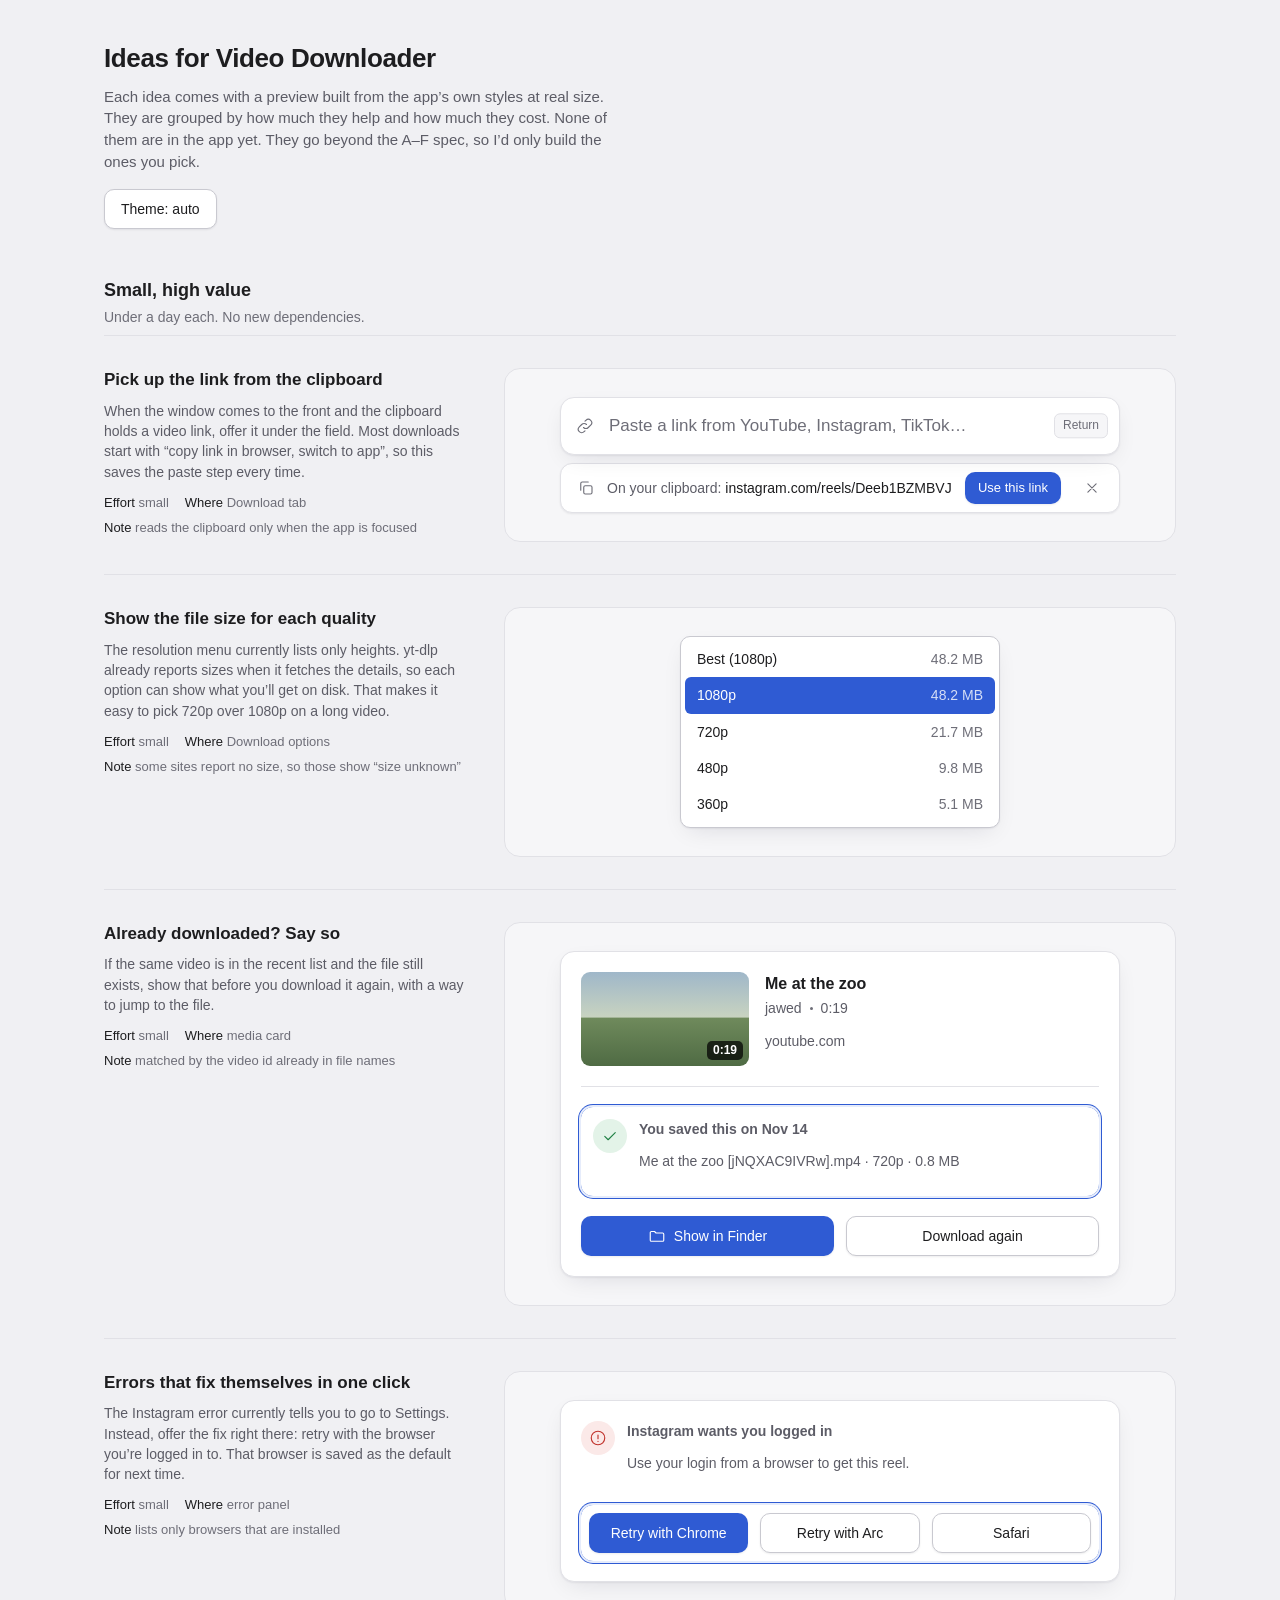
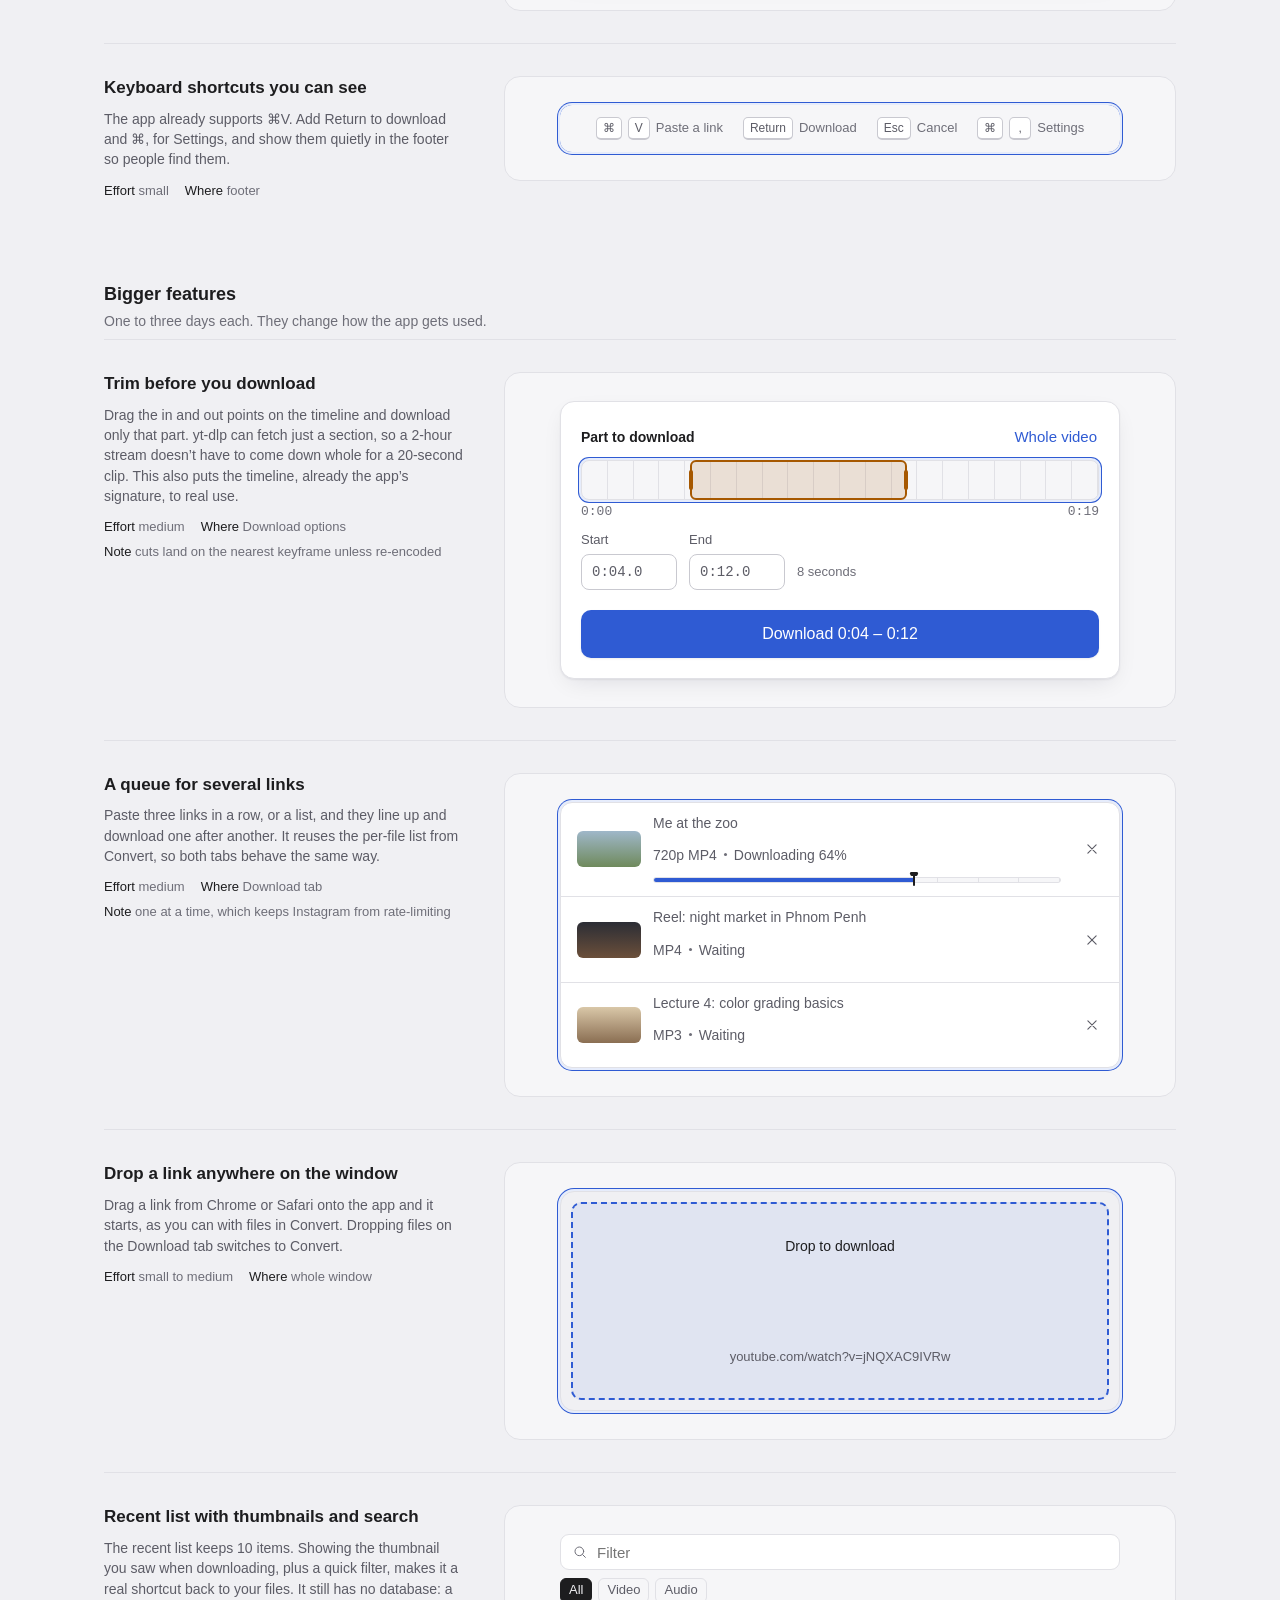
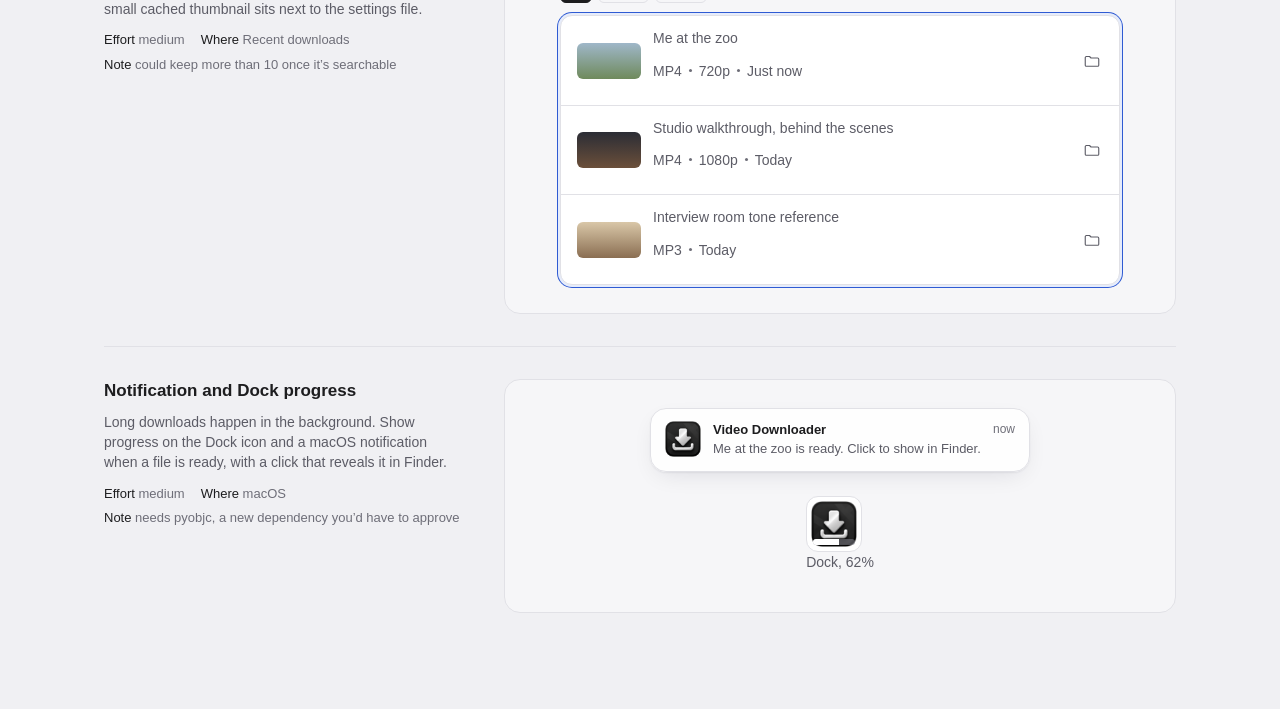
<file: design-ideas.html>
<!doctype html>
<html lang="en">
<head>
<meta charset="utf-8">
<meta name="viewport" content="width=device-width, initial-scale=1">
<title>Video Downloader — Ideas</title>
<style>
/* ===== App styles (shared with static/style.css) ===== */
:root {
  color-scheme: light;
  --bg: #f0f0f3;
  --panel: #ffffff;
  --panel-2: #f6f6f8;
  --line: #e1e1e6;
  --line-strong: #c9c9d0;
  --text: #1d1d1f;
  --text-2: #5c5c66;
  --text-3: #6e6e78;
  --accent: #2f5bd3;
  --accent-hover: #2650c0;
  --accent-text: #ffffff;
  --accent-soft: #e6ecfb;
  --render: #a65800;
  --render-soft: #fbefe1;
  --ok: #1e7f43;
  --ok-soft: #e3f3e8;
  --danger: #c0322b;
  --danger-soft: #fbe9e8;
  --focus: #2f5bd3;
  --shadow: 0 1px 2px rgba(20, 20, 40, .06), 0 8px 24px -8px rgba(20, 20, 40, .12);
  --shadow-sm: 0 1px 2px rgba(20, 20, 40, .08);
  --skeleton: #e8e8ec;
  --skeleton-hi: #f4f4f7;
  --radius: 14px;
  --radius-sm: 9px;
  --ease: cubic-bezier(.16, 1, .3, 1);
}
@media (prefers-color-scheme: dark) {
  :root:not([data-theme="light"]) {
    color-scheme: dark;
    --bg: #18181b;
    --panel: #232327;
    --panel-2: #2b2b30;
    --line: #36363c;
    --line-strong: #4a4a52;
    --text: #f2f2f4;
    --text-2: #b0b0b8;
    --text-3: #9a9aa3;
    --accent: #7c97ff;
    --accent-hover: #93a9ff;
    --accent-text: #0f1530;
    --accent-soft: #2a3150;
    --render: #ffb24d;
    --render-soft: #3d2e1a;
    --ok: #5fd28a;
    --ok-soft: #1d3326;
    --danger: #ff7b72;
    --danger-soft: #3d2222;
    --focus: #7c97ff;
    --shadow: 0 1px 2px rgba(0, 0, 0, .3), 0 10px 28px -10px rgba(0, 0, 0, .55);
    --shadow-sm: 0 1px 2px rgba(0, 0, 0, .35);
    --skeleton: #2e2e33;
    --skeleton-hi: #38383e;
  }
}
:root[data-theme="dark"] {
  color-scheme: dark;
  --bg: #18181b;
  --panel: #232327;
  --panel-2: #2b2b30;
  --line: #36363c;
  --line-strong: #4a4a52;
  --text: #f2f2f4;
  --text-2: #b0b0b8;
  --text-3: #9a9aa3;
  --accent: #7c97ff;
  --accent-hover: #93a9ff;
  --accent-text: #0f1530;
  --accent-soft: #2a3150;
  --render: #ffb24d;
  --render-soft: #3d2e1a;
  --ok: #5fd28a;
  --ok-soft: #1d3326;
  --danger: #ff7b72;
  --danger-soft: #3d2222;
  --focus: #7c97ff;
  --shadow: 0 1px 2px rgba(0, 0, 0, .3), 0 10px 28px -10px rgba(0, 0, 0, .55);
  --shadow-sm: 0 1px 2px rgba(0, 0, 0, .35);
  --skeleton: #2e2e33;
  --skeleton-hi: #38383e;
}

* { box-sizing: border-box; }
html { -webkit-text-size-adjust: 100%; }
body {
  margin: 0;
  background: var(--bg);
  color: var(--text);
  font: 15px/1.45 -apple-system, BlinkMacSystemFont, "SF Pro Text", "SF Pro", "Helvetica Neue", sans-serif;
  -webkit-font-smoothing: antialiased;
}
::selection { background: var(--accent-soft); color: var(--text); }
button, input, select { font: inherit; color: inherit; }
:focus { outline: none; }
:focus-visible { outline: 3px solid var(--focus); outline-offset: 2px; border-radius: 8px; }
[hidden] { display: none !important; }
.sr-only { position: absolute; width: 1px; height: 1px; overflow: hidden; clip: rect(0 0 0 0); white-space: nowrap; }

.app {
  width: 100%;
  max-width: 592px;
  margin: 0 auto;
  padding: 28px 16px 32px;
}
.app-header {
  display: flex;
  align-items: center;
  justify-content: space-between;
  margin-bottom: 24px;
}
.app-title {
  margin: 0;
  font-size: 20px;
  font-weight: 600;
  letter-spacing: -0.015em;
}
.icon { width: 18px; height: 18px; flex: none; stroke: currentColor; fill: none; stroke-width: 1.5; stroke-linecap: round; stroke-linejoin: round; }

/* Buttons */
.btn {
  display: inline-flex; align-items: center; justify-content: center; gap: 8px;
  min-height: 40px; padding: 0 16px;
  border: 1px solid var(--line-strong); border-radius: 10px;
  background: var(--panel); color: var(--text);
  font-weight: 500; font-size: 14px;
  cursor: pointer; white-space: nowrap;
  box-shadow: var(--shadow-sm);
  transition: background .15s, border-color .15s, transform .1s;
}
.btn:hover { background: var(--panel-2); }
.btn:active { transform: translateY(1px); }
.btn:disabled { opacity: .5; cursor: default; }
.btn-primary { background: var(--accent); border-color: transparent; color: var(--accent-text); }
.btn-primary:hover { background: var(--accent-hover); }
.btn-lg { min-height: 48px; font-size: 16px; padding: 0 24px; }
.btn-block { width: 100%; }
.btn-quiet { border-color: transparent; background: transparent; box-shadow: none; color: var(--text-2); }
.btn-quiet:hover { background: var(--panel-2); color: var(--text); }
.btn-icon { width: 38px; min-height: 38px; padding: 0; }
.link-btn { border: 0; background: none; padding: 4px 2px; color: var(--accent); font-weight: 500; cursor: pointer; text-decoration: underline; text-underline-offset: 3px; text-decoration-color: transparent; }
.link-btn:hover { text-decoration-color: currentColor; }

/* Paste field */
.field-wrap { position: relative; }
.url-input {
  width: 100%; height: 58px;
  padding: 0 92px 0 48px;
  border: 1px solid var(--line); border-radius: var(--radius);
  background: var(--panel); box-shadow: var(--shadow);
  font-size: 17px; caret-color: var(--accent);
  transition: border-color .15s, box-shadow .15s;
}
.url-input::placeholder { color: var(--text-3); }
.url-input:focus { border-color: var(--accent); box-shadow: var(--shadow), 0 0 0 4px var(--accent-soft); outline: none; }
.field-icon { position: absolute; left: 16px; top: 50%; transform: translateY(-50%); color: var(--text-3); pointer-events: none; }
.field-hint {
  position: absolute; right: 12px; top: 50%; transform: translateY(-50%);
  padding: 3px 8px; border: 1px solid var(--line); border-radius: 6px;
  font-size: 12px; color: var(--text-3); background: var(--panel-2); pointer-events: none;
}

.stack > * + * { margin-top: 16px; }

/* Panels */
.panel {
  background: var(--panel);
  border: 1px solid var(--line);
  border-radius: var(--radius);
  box-shadow: var(--shadow);
  padding: 20px;
  animation: rise .35s var(--ease) both;
}
@keyframes rise { from { opacity: 0; transform: translateY(6px); } }

/* Media card */
.media { display: flex; gap: 16px; align-items: flex-start; }
.thumb {
  position: relative; flex: none;
  width: 168px; aspect-ratio: 16 / 9;
  border-radius: 9px; overflow: hidden;
  background: var(--panel-2);
}
.thumb img, .thumb .thumb-fake { width: 100%; height: 100%; object-fit: cover; display: block; }
.thumb-fake { background: linear-gradient(180deg, #9fb7c9 0%, #c8d3c0 48%, #6f8a5c 49%, #4f6b44 100%); }
.thumb-time {
  position: absolute; right: 6px; bottom: 6px;
  padding: 1px 6px; border-radius: 5px;
  background: rgba(0, 0, 0, .72); color: #fff;
  font-size: 12px; font-weight: 600; font-variant-numeric: tabular-nums;
}
.media-meta { min-width: 0; flex: 1; padding-top: 2px; }
.media-title {
  margin: 0 0 4px; font-size: 16px; font-weight: 600; line-height: 1.3;
  display: -webkit-box; -webkit-line-clamp: 2; -webkit-box-orient: vertical; overflow: hidden;
}
.media-sub { margin: 0; color: var(--text-2); font-size: 14px; }
.media-sub span + span::before { content: ""; display: inline-block; width: 3px; height: 3px; margin: 0 8px 3px; border-radius: 50%; background: var(--text-3); vertical-align: middle; }
.media-site { margin: 8px 0 0; font-size: 13px; color: var(--text-3); }

/* Skeleton */
.sk { background: linear-gradient(90deg, var(--skeleton) 0%, var(--skeleton-hi) 50%, var(--skeleton) 100%); background-size: 200% 100%; animation: shimmer 1.2s linear infinite; border-radius: 6px; }
.sk-line { height: 14px; margin-bottom: 10px; }
@keyframes shimmer { from { background-position: 100% 0; } to { background-position: -100% 0; } }

/* Options */
.options { margin-top: 20px; padding-top: 20px; border-top: 1px solid var(--line); }
.opt-row { display: flex; gap: 12px; align-items: center; flex-wrap: wrap; }
.opt-row + .opt-row { margin-top: 12px; }
.opt-label { width: 92px; flex: none; font-size: 14px; color: var(--text-2); }
.segmented {
  display: inline-flex; padding: 3px; gap: 2px;
  border-radius: 10px; background: var(--panel-2); border: 1px solid var(--line);
}
.segmented button {
  min-width: 84px; min-height: 32px; padding: 0 14px;
  border: 0; border-radius: 7px; background: transparent;
  color: var(--text-2); font-weight: 500; font-size: 14px; cursor: pointer;
  transition: background .2s var(--ease), color .2s;
}
.segmented button[aria-checked="true"] { background: var(--panel); color: var(--text); box-shadow: var(--shadow-sm), 0 0 0 1px var(--line); }
.segmented.wide { display: flex; width: 100%; }
.segmented.wide button { flex: 1; min-width: 0; padding: 0 6px; }
.select-wrap { position: relative; flex: 1; min-width: 180px; }
.select {
  width: 100%; min-height: 38px; padding: 0 36px 0 12px;
  border: 1px solid var(--line-strong); border-radius: 9px;
  background: var(--panel); appearance: none; -webkit-appearance: none; cursor: pointer;
  font-variant-numeric: tabular-nums;
}
.select-wrap .icon { position: absolute; right: 11px; top: 50%; transform: translateY(-50%); width: 14px; height: 14px; pointer-events: none; color: var(--text-2); }
.opt-note { margin: 12px 0 0 104px; font-size: 13px; color: var(--text-3); }
.actions { margin-top: 20px; }

/* Progress */
.steps { display: flex; gap: 8px; margin: 0 0 20px; padding: 0; list-style: none; }
.steps li { flex: 1; font-size: 13px; color: var(--text-3); font-weight: 500; }
.steps li::before { content: ""; display: block; height: 3px; margin-bottom: 8px; border-radius: 2px; background: var(--line); transition: background .3s; }
.steps li.done { color: var(--text-2); }
.steps li.done::before { background: var(--text-3); }
.steps li.current { color: var(--text); }
.steps li.current::before { background: var(--accent); }
.steps li.current.render::before { background: var(--render); }

.prog-head { display: flex; align-items: baseline; justify-content: space-between; gap: 12px; margin-bottom: 10px; }
.prog-label { font-weight: 600; font-size: 15px; }
.prog-pct { font-size: 26px; font-weight: 600; letter-spacing: -0.02em; font-variant-numeric: tabular-nums; }
.timeline {
  position: relative; height: 10px; border-radius: 5px;
  background: var(--panel-2); border: 1px solid var(--line);
  background-image: repeating-linear-gradient(90deg, transparent 0 calc(10% - 1px), var(--line) calc(10% - 1px) 10%);
}
.timeline-fill {
  position: absolute; inset: 0 auto 0 0; width: 0;
  border-radius: 5px 0 0 5px; background: var(--accent);
  transition: width .45s var(--ease);
}
.timeline-head {
  position: absolute; top: -5px; bottom: -5px; left: 0; width: 2px;
  margin-left: -1px; border-radius: 1px; background: var(--text);
  transition: left .45s var(--ease);
}
.timeline-head::before {
  content: ""; position: absolute; top: -3px; left: -4px; width: 10px; height: 6px;
  border-radius: 2px 2px 5px 5px; background: var(--text);
}
.is-render .timeline-fill { background: var(--render); }
.prog-stats { display: flex; gap: 24px; margin-top: 12px; font-size: 13px; color: var(--text-2); font-variant-numeric: tabular-nums; }
.prog-stats b { color: var(--text); font-weight: 600; }
.prog-foot { display: flex; align-items: center; justify-content: space-between; gap: 12px; margin-top: 20px; }
.prog-note { font-size: 13px; color: var(--text-3); }

/* Done */
.done-head { display: flex; gap: 12px; align-items: flex-start; }
.badge-ok { flex: none; display: grid; place-items: center; width: 34px; height: 34px; border-radius: 50%; background: var(--ok-soft); color: var(--ok); animation: pop .4s var(--ease) both; }
@keyframes pop { from { transform: scale(.6); opacity: 0; } }
.done-title { margin: 0; font-weight: 600; font-size: 16px; }
.done-file { margin: 3px 0 0; font-size: 13px; color: var(--text-2); word-break: break-all; }
.done-checks { display: flex; gap: 8px; flex-wrap: wrap; margin-top: 12px; }
.chip { padding: 2px 8px; border-radius: 6px; font-size: 13px; font-weight: 500; background: var(--panel-2); color: var(--text-2); border: 1px solid var(--line); font-variant-numeric: tabular-nums; }
.btn-row { display: flex; gap: 12px; flex-wrap: wrap; margin-top: 20px; }
.btn-row .btn { flex: 1; min-width: 140px; }

/* Error / notice */
.notice { display: flex; gap: 12px; align-items: flex-start; }
.notice-icon { flex: none; display: grid; place-items: center; width: 34px; height: 34px; border-radius: 50%; background: var(--danger-soft); color: var(--danger); }
.notice-title { margin: 0; font-weight: 600; font-size: 16px; }
.notice-body { margin: 4px 0 0; color: var(--text-2); font-size: 14px; }
.notice-detail { margin: 12px 0 0; font-size: 13px; color: var(--text-3); }
.notice-detail summary { cursor: pointer; }
.notice-detail pre { margin: 8px 0 0; padding: 10px; border-radius: 8px; background: var(--panel-2); white-space: pre-wrap; word-break: break-word; font: 12px/1.5 ui-monospace, "SF Mono", Menlo, monospace; color: var(--text-2); }

.code-row { display: flex; gap: 8px; margin-top: 14px; }
.code {
  flex: 1; display: flex; align-items: center; min-height: 40px; padding: 0 12px;
  border-radius: 9px; background: var(--panel-2); border: 1px solid var(--line);
  font: 14px ui-monospace, "SF Mono", Menlo, monospace; user-select: all; overflow-x: auto; white-space: nowrap;
}
.env-list { margin: 14px 0 0; padding: 0; list-style: none; font-size: 14px; }
.env-list li { display: flex; justify-content: space-between; padding: 8px 0; border-top: 1px solid var(--line); }
.env-list .ok { color: var(--ok); font-weight: 500; }
.env-list .missing { color: var(--danger); font-weight: 500; }

/* Recent */
.section-title { margin: 32px 0 8px; font-size: 14px; font-weight: 600; color: var(--text-2); }
.recent { margin: 0; padding: 0; list-style: none; background: var(--panel); border: 1px solid var(--line); border-radius: var(--radius); box-shadow: var(--shadow-sm); overflow: hidden; }
.recent li { display: flex; align-items: center; gap: 12px; padding: 12px 8px 12px 16px; }
.recent li + li { border-top: 1px solid var(--line); }
.recent-kind { flex: none; color: var(--text-3); }
.recent-main { flex: 1; min-width: 0; }
.recent-title { margin: 0; font-size: 14px; font-weight: 500; white-space: nowrap; overflow: hidden; text-overflow: ellipsis; }
.recent-meta { margin: 1px 0 0; font-size: 13px; color: var(--text-3); font-variant-numeric: tabular-nums; }
.recent-meta span + span::before { content: ""; display: inline-block; width: 3px; height: 3px; margin: 0 7px 3px; border-radius: 50%; background: var(--text-3); vertical-align: middle; }
.recent-actions { display: flex; flex: none; }
.empty-recent { padding: 20px 16px; color: var(--text-3); font-size: 14px; text-align: center; }

/* Settings */
.settings-head { display: flex; align-items: center; justify-content: space-between; margin-bottom: 6px; }
.settings-head h2 { margin: 0; font-size: 17px; font-weight: 600; }
.setting { padding: 16px 0; border-top: 1px solid var(--line); }
.setting:first-of-type { border-top: 0; }
.setting-label { display: block; margin-bottom: 8px; font-weight: 600; font-size: 14px; }
.setting-help { margin: 8px 0 0; font-size: 13px; color: var(--text-3); }
.text-input {
  width: 100%; min-height: 40px; padding: 0 12px;
  border: 1px solid var(--line-strong); border-radius: 9px; background: var(--panel);
}
.text-input:focus { border-color: var(--accent); box-shadow: 0 0 0 4px var(--accent-soft); outline: none; }
.setting-row { display: flex; align-items: center; justify-content: space-between; gap: 12px; flex-wrap: wrap; }
.version { font-size: 13px; color: var(--text-2); font-variant-numeric: tabular-nums; }
.saved { font-size: 13px; color: var(--ok); font-weight: 500; }

.app-footer { margin-top: 32px; text-align: center; font-size: 13px; color: var(--text-3); }

@media (max-width: 520px) {
  .app { padding-top: 18px; }
  .media { flex-direction: column; gap: 12px; }
  .thumb { width: 100%; }
  .opt-label { width: 100%; }
  .opt-note { margin-left: 0; }
  .field-hint { display: none; }
  .url-input { padding-right: 16px; font-size: 16px; }
  .prog-stats { gap: 14px; flex-wrap: wrap; }
}
@media (prefers-reduced-motion: reduce) {
  *, *::before, *::after { animation-duration: .01ms !important; animation-iteration-count: 1 !important; transition-duration: .01ms !important; }
}

/* Brand mark + tabs */
.mark { display: block; flex: none; background: url("[data-uri]") center / contain no-repeat; }
.app-header { gap: 12px; }
.brand { display: flex; align-items: center; gap: 10px; flex: 1; min-width: 0; }
.brand .mark { width: 28px; height: 28px; }
.tabs { display: inline-flex; padding: 3px; gap: 2px; border-radius: 10px; background: var(--panel-2); border: 1px solid var(--line); }
.tabs button {
  min-width: 92px; min-height: 30px; padding: 0 14px;
  border: 0; border-radius: 7px; background: transparent;
  color: var(--text-2); font-weight: 500; font-size: 14px; cursor: pointer;
  transition: background .2s var(--ease), color .2s;
}
.tabs button[aria-selected="true"] { background: var(--panel); color: var(--text); box-shadow: var(--shadow-sm), 0 0 0 1px var(--line); }

/* Convert */
.drop {
  display: grid; justify-items: center; gap: 6px;
  padding: 24px 20px; border: 1.5px dashed var(--line-strong); border-radius: 12px;
  background: var(--panel-2); text-align: center;
  transition: border-color .15s, background .15s;
}
.drop.is-over { border-color: var(--accent); background: var(--accent-soft); }
.drop-icon { display: grid; place-items: center; width: 40px; height: 40px; margin-bottom: 4px; border-radius: 50%; background: var(--panel); border: 1px solid var(--line); color: var(--text-2); }
.drop-title { margin: 0; font-weight: 600; font-size: 16px; }
.drop-sub { margin: 0 0 8px; font-size: 13px; color: var(--text-3); }
.drop.compact { grid-template-columns: auto 1fr auto; justify-items: start; align-items: center; gap: 12px; padding: 12px 12px 12px 14px; text-align: left; }
.drop.compact .drop-icon { width: 32px; height: 32px; margin: 0; }
.drop.compact .drop-sub { display: none; }
.drop.compact .drop-title { font-size: 14px; font-weight: 500; color: var(--text-2); }
.convert-opts { margin-top: 20px; }

.files { margin: 0; padding: 0; list-style: none; background: var(--panel); border: 1px solid var(--line); border-radius: var(--radius); box-shadow: var(--shadow-sm); overflow: hidden; }
.files li { display: flex; align-items: center; gap: 12px; padding: 12px 8px 12px 16px; }
.files li + li { border-top: 1px solid var(--line); }
.file-icon { flex: none; color: var(--text-3); }
.file-icon.ok { color: var(--ok); }
.file-icon.err { color: var(--danger); }
.file-main { flex: 1; min-width: 0; }
.file-name { margin: 0; font-size: 14px; font-weight: 500; white-space: nowrap; overflow: hidden; text-overflow: ellipsis; }
.file-meta { margin: 1px 0 0; font-size: 13px; color: var(--text-3); font-variant-numeric: tabular-nums; }
.file-meta span + span::before { content: ""; display: inline-block; width: 3px; height: 3px; margin: 0 7px 3px; border-radius: 50%; background: var(--text-3); vertical-align: middle; }
.file-meta.err { color: var(--danger); }
.timeline.sm { height: 6px; margin: 8px 0 3px; border-radius: 3px; }
.timeline.sm .timeline-fill { border-radius: 3px 0 0 3px; background: var(--render); }
.timeline.sm .timeline-head { top: -4px; bottom: -4px; }
.timeline.sm .timeline-head::before { top: -2px; left: -3px; width: 8px; height: 4px; }

/* Settings: switch, token, phone */
.switch {
  position: relative; flex: none; width: 46px; height: 28px; padding: 0;
  border: 0; border-radius: 999px; background: var(--line-strong); cursor: pointer;
  transition: background .2s var(--ease);
}
.switch::after {
  content: ""; position: absolute; top: 3px; left: 3px; width: 22px; height: 22px;
  border-radius: 50%; background: #fff; box-shadow: 0 1px 3px rgba(0, 0, 0, .25);
  transition: transform .25s var(--ease);
}
.switch[aria-checked="true"] { background: var(--accent); }
.switch[aria-checked="true"]::after { transform: translateX(18px); }
.code-row.tight { margin-top: 0; }
.phone-pair {
  display: flex; gap: 20px; align-items: center; margin-top: 12px; padding: 16px;
  border-radius: 12px; background: var(--panel-2); border: 1px solid var(--line);
}
.qr-box { flex: none; width: 128px; height: 128px; padding: 9px; border-radius: 10px; background: #fff; color: #111; }
.qr-box svg { display: block; width: 100%; height: 100%; shape-rendering: crispEdges; }
.pair-facts { margin: 0; min-width: 0; }
.pair-facts dt { font-size: 13px; color: var(--text-3); }
.pair-facts dd { margin: 1px 0 10px; font-weight: 600; word-break: break-all; }
.pair-facts dd:last-child { margin-bottom: 0; }
.pin-code { font: 600 24px/1.2 ui-monospace, "SF Mono", Menlo, monospace; letter-spacing: .06em; font-variant-numeric: tabular-nums; }
.warn { display: flex; gap: 8px; align-items: flex-start; margin: 12px 0 0; font-size: 13px; color: var(--text-2); }
.warn .icon { width: 16px; height: 16px; margin-top: 1px; color: var(--render); }

/* Phone (PIN gate, save button) */
.pin-head { display: flex; flex-direction: column; align-items: center; text-align: center; gap: 8px; margin-bottom: 20px; }
.pin-head .mark { width: 44px; height: 44px; }
.pin-head h2 { margin: 4px 0 0; font-size: 18px; font-weight: 600; }
.pin-input {
  width: 100%; height: 60px; margin-bottom: 12px;
  border: 1px solid var(--line-strong); border-radius: 12px; background: var(--panel);
  text-align: center; font: 600 28px ui-monospace, "SF Mono", Menlo, monospace; letter-spacing: .35em; font-variant-numeric: tabular-nums;
}
.pin-input:focus { border-color: var(--accent); box-shadow: 0 0 0 4px var(--accent-soft); outline: none; }
.pin-input[aria-invalid="true"] { border-color: var(--danger); }
.pin-error { margin: 0 0 12px; font-size: 13px; color: var(--danger); text-align: center; }
.only-phone { display: none !important; }
.is-phone .only-phone { display: flex !important; }
.is-phone .only-mac { display: none !important; }

/* Chrome extension popup */
.popup { width: 340px; padding: 14px; border: 1px solid var(--line); border-radius: 12px; background: var(--bg); box-shadow: var(--shadow); font-size: 14px; }
.pop-head { display: flex; align-items: center; gap: 8px; margin-bottom: 12px; font-weight: 600; font-size: 13px; }
.pop-head .mark { width: 20px; height: 20px; }
.pop-head .btn-icon { width: 30px; min-height: 30px; margin-left: auto; }
.pop-head .btn-icon .icon { width: 16px; height: 16px; }
.pop-page { padding: 12px; border: 1px solid var(--line); border-radius: 10px; background: var(--panel); }
.pop-title { margin: 0; font-weight: 600; line-height: 1.3; display: -webkit-box; -webkit-line-clamp: 2; -webkit-box-orient: vertical; overflow: hidden; }
.pop-host { margin: 2px 0 0; font-size: 13px; color: var(--text-3); }
.pop-actions { display: grid; grid-template-columns: 1fr 1fr; gap: 8px; margin-top: 12px; }
.pop-note { margin: 10px 0 0; font-size: 13px; color: var(--text-3); }
.pop-status { margin-top: 12px; padding: 12px; border: 1px solid var(--line); border-radius: 10px; background: var(--panel); }
.pop-status .prog-head { margin-bottom: 8px; }
.pop-status .prog-pct { font-size: 18px; }
.pop-status .notice-icon, .pop-status .badge-ok { width: 28px; height: 28px; }
.pop-status .notice-icon .icon, .pop-status .badge-ok .icon { width: 16px; height: 16px; }
.pop-status .notice-title, .pop-status .done-title { font-size: 14px; }
.pop-status .notice-body { font-size: 13px; margin-top: 2px; }
.pop-status .done-file { font-size: 13px; }
.pop-status .link-btn { margin-top: 6px; padding-left: 0; font-size: 13px; }

/* Touch screens: 44 px targets */
@media (pointer: coarse) {
  .btn-icon { width: 44px; min-height: 44px; }
  .segmented button, .tabs button { min-height: 40px; }
  .btn { min-height: 44px; }
}

@media (max-width: 520px) {
  .app-header { flex-wrap: wrap; }
  .tabs { order: 3; display: flex; width: 100%; }
  .tabs button { flex: 1; }
  .phone-pair { flex-direction: column; align-items: flex-start; }
  .drop.compact { grid-template-columns: auto 1fr; }
  .drop.compact .btn { grid-column: 1 / -1; width: 100%; }
}

</style>
</head>
<body>
<svg width="0" height="0" style="position:absolute" aria-hidden="true">
  <symbol id="i-link" viewBox="0 0 24 24"><path d="M10 14a4.5 4.5 0 0 0 6.4 0l3.2-3.2a4.5 4.5 0 0 0-6.4-6.4L12 5.6"/><path d="M14 10a4.5 4.5 0 0 0-6.4 0l-3.2 3.2a4.5 4.5 0 0 0 6.4 6.4l1.2-1.2"/></symbol>
  <symbol id="i-gear" viewBox="0 0 24 24"><circle cx="12" cy="12" r="3"/><path d="M19.4 15a1.7 1.7 0 0 0 .3 1.8l.1.1a2 2 0 1 1-2.8 2.8l-.1-.1a1.7 1.7 0 0 0-1.8-.3 1.7 1.7 0 0 0-1 1.5V21a2 2 0 1 1-4 0v-.1a1.7 1.7 0 0 0-1.1-1.5 1.7 1.7 0 0 0-1.8.3l-.1.1a2 2 0 1 1-2.8-2.8l.1-.1a1.7 1.7 0 0 0 .3-1.8 1.7 1.7 0 0 0-1.5-1H3a2 2 0 1 1 0-4h.1a1.7 1.7 0 0 0 1.5-1.1 1.7 1.7 0 0 0-.3-1.8l-.1-.1a2 2 0 1 1 2.8-2.8l.1.1a1.7 1.7 0 0 0 1.8.3H9a1.7 1.7 0 0 0 1-1.5V3a2 2 0 1 1 4 0v.1a1.7 1.7 0 0 0 1 1.5 1.7 1.7 0 0 0 1.8-.3l.1-.1a2 2 0 1 1 2.8 2.8l-.1.1a1.7 1.7 0 0 0-.3 1.8V9a1.7 1.7 0 0 0 1.5 1H21a2 2 0 1 1 0 4h-.1a1.7 1.7 0 0 0-1.5 1z"/></symbol>
  <symbol id="i-chevron" viewBox="0 0 24 24"><path d="m6 9 6 6 6-6"/></symbol>
  <symbol id="i-check" viewBox="0 0 24 24"><path d="m5 12.5 4.5 4.5L19 7.5"/></symbol>
  <symbol id="i-alert" viewBox="0 0 24 24"><path d="M12 8v5"/><path d="M12 16.5v.01"/><circle cx="12" cy="12" r="9"/></symbol>
  <symbol id="i-folder" viewBox="0 0 24 24"><path d="M3 7.5A1.5 1.5 0 0 1 4.5 6h4.2l2 2h8.8A1.5 1.5 0 0 1 21 9.5v8a1.5 1.5 0 0 1-1.5 1.5h-15A1.5 1.5 0 0 1 3 17.5z"/></symbol>
  <symbol id="i-play" viewBox="0 0 24 24"><path d="M8 5.5v13l10.5-6.5z"/></symbol>
  <symbol id="i-film" viewBox="0 0 24 24"><rect x="3" y="5" width="18" height="14" rx="2"/><path d="M7 5v14M17 5v14M3 9.5h4M3 14.5h4M17 9.5h4M17 14.5h4"/></symbol>
  <symbol id="i-wave" viewBox="0 0 24 24"><path d="M4 10v4M8 7v10M12 4v16M16 8v8M20 11v2"/></symbol>
  <symbol id="i-copy" viewBox="0 0 24 24"><rect x="9" y="9" width="11" height="11" rx="2"/><path d="M5 15V6a2 2 0 0 1 2-2h8"/></symbol>
  <symbol id="i-back" viewBox="0 0 24 24"><path d="m15 18-6-6 6-6"/></symbol>
  <symbol id="i-x" viewBox="0 0 24 24"><path d="M6.5 6.5l11 11M17.5 6.5l-11 11"/></symbol>
  <symbol id="i-down" viewBox="0 0 24 24"><path d="M12 4v11"/><path d="m7 10.5 5 5 5-5"/><path d="M5 20h14"/></symbol>
  <symbol id="i-file-in" viewBox="0 0 24 24"><path d="M12 3v10"/><path d="m8 9.5 4 4 4-4"/><path d="M4 15v3.5A1.5 1.5 0 0 0 5.5 20h13a1.5 1.5 0 0 0 1.5-1.5V15"/></symbol>
  <symbol id="i-search" viewBox="0 0 24 24"><circle cx="11" cy="11" r="6.5"/><path d="m16 16 4 4"/></symbol>
</svg>
<style>
/* ===== Ideas page ===== */
.ideas { max-width: 1120px; margin: 0 auto; padding: 40px 24px 64px; }
.ideas-head { max-width: 64ch; margin-bottom: 40px; }
.ideas-head h1 { margin: 0 0 8px; font-size: 26px; font-weight: 600; letter-spacing: -0.015em; }
.ideas-head p { margin: 0; color: var(--text-2); }
.ideas-head .theme-row { margin-top: 16px; }
.group-title { margin: 48px 0 4px; font-size: 18px; font-weight: 600; }
.group-sub { margin: 0 0 8px; font-size: 14px; color: var(--text-3); }
.idea { display: grid; grid-template-columns: minmax(0, 360px) minmax(0, 1fr); gap: 40px; padding: 32px 0; border-top: 1px solid var(--line); align-items: start; }
.idea h2 { margin: 0 0 8px; font-size: 17px; font-weight: 600; }
.idea p { margin: 0 0 12px; font-size: 14px; color: var(--text-2); }
.idea .facts { display: flex; flex-wrap: wrap; gap: 6px 16px; margin: 0; padding: 0; list-style: none; font-size: 13px; color: var(--text-3); }
.idea .facts b { color: var(--text); font-weight: 500; }
.stage { display: grid; justify-items: center; padding: 28px 20px; border-radius: 16px; background: var(--panel-2); border: 1px solid var(--line); }
.stage > * { width: 100%; max-width: 560px; }
.stage .panel { animation: none; }
.hl { box-shadow: 0 0 0 2px var(--accent-soft), 0 0 0 3px var(--accent); border-radius: 12px; }

/* Clipboard pickup */
.clip { display: flex; align-items: center; gap: 12px; margin-top: 8px; padding: 8px 8px 8px 16px; border: 1px solid var(--line); border-radius: 12px; background: var(--panel); box-shadow: var(--shadow-sm); font-size: 14px; }
.clip .icon { color: var(--text-3); }
.clip-text { flex: 1; min-width: 0; white-space: nowrap; overflow: hidden; text-overflow: ellipsis; color: var(--text-2); }
.clip-text b { color: var(--text); font-weight: 500; }
.clip .btn { min-height: 32px; padding: 0 12px; font-size: 13px; }

/* Size per option */
.size-list { margin: 0; padding: 4px; list-style: none; border: 1px solid var(--line-strong); border-radius: 10px; background: var(--panel); box-shadow: var(--shadow); font-variant-numeric: tabular-nums; }
.size-list li { display: flex; justify-content: space-between; gap: 16px; padding: 8px 12px; border-radius: 6px; font-size: 14px; }
.size-list li span:last-child { color: var(--text-3); }
.size-list li[aria-selected="true"] { background: var(--accent); color: var(--accent-text); }
.size-list li[aria-selected="true"] span:last-child { color: inherit; opacity: .8; }

/* Trim */
.trim { position: relative; height: 40px; margin: 8px 0 4px; border-radius: 8px; background: var(--panel-2); border: 1px solid var(--line);
  background-image: repeating-linear-gradient(90deg, transparent 0 calc(5% - 1px), var(--line) calc(5% - 1px) 5%); }
.trim-sel { position: absolute; top: -1px; bottom: -1px; left: 21%; right: 37%; border: 2px solid var(--render); border-radius: 6px; background: color-mix(in srgb, var(--render) 14%, transparent); }
.trim-sel::before, .trim-sel::after { content: ""; position: absolute; top: 8px; bottom: 8px; width: 4px; border-radius: 2px; background: var(--render); }
.trim-sel::before { left: -3px; } .trim-sel::after { right: -3px; }
.trim-times { display: flex; justify-content: space-between; font: 13px ui-monospace, "SF Mono", Menlo, monospace; color: var(--text-3); font-variant-numeric: tabular-nums; }
.trim-io { display: flex; gap: 12px; margin-top: 12px; }
.trim-io label { display: grid; gap: 4px; font-size: 13px; color: var(--text-2); }
.trim-io input { width: 96px; min-height: 36px; padding: 0 10px; border: 1px solid var(--line-strong); border-radius: 8px; background: var(--panel); font: 14px ui-monospace, "SF Mono", Menlo, monospace; font-variant-numeric: tabular-nums; }

/* Queue */
.queue .files li { padding-top: 10px; padding-bottom: 10px; }
.qthumb { flex: none; width: 64px; aspect-ratio: 16 / 9; border-radius: 6px; background: linear-gradient(180deg, #9fb7c9, #6f8a5c); }
.qthumb.b { background: linear-gradient(180deg, #2b2d35, #6b4f3a); }
.qthumb.c { background: linear-gradient(180deg, #d9c7a8, #8a6e52); }
.timeline.sm.dl .timeline-fill { background: var(--accent); }

/* Notification + dock */
.mac-note { display: flex; gap: 12px; align-items: flex-start; max-width: 380px; margin: 0 auto; padding: 12px 14px; border-radius: 16px; background: color-mix(in srgb, var(--panel) 88%, transparent); border: 1px solid var(--line); box-shadow: var(--shadow); font-size: 13px; }
.mac-note .mark { width: 36px; height: 36px; }
.mac-note b { display: block; font-weight: 600; }
.mac-note span { color: var(--text-2); }
.mac-note time { margin-left: auto; color: var(--text-3); font-size: 12px; }
.dock { display: flex; justify-content: center; gap: 12px; margin-top: 24px; }
.dock-icon { position: relative; width: 56px; height: 56px; border-radius: 12px; background: var(--panel); border: 1px solid var(--line); }
.dock-icon .mark { position: absolute; inset: 4px; width: auto; height: auto; }
.dock-bar { position: absolute; z-index: 1; left: 6px; right: 6px; bottom: 6px; height: 6px; border-radius: 3px; background: rgba(120, 120, 128, .6); overflow: hidden; }
.dock-bar i { display: block; height: 100%; width: 62%; background: #fff; }
.dock-label { margin-top: 8px; text-align: center; font-size: 12px; color: var(--text-3); }

/* Keycaps */
.keys { display: flex; flex-wrap: wrap; justify-content: center; gap: 8px 20px; font-size: 13px; color: var(--text-3); }
kbd { display: inline-block; min-width: 22px; margin-right: 6px; padding: 1px 6px; border: 1px solid var(--line-strong); border-bottom-width: 2px; border-radius: 5px; background: var(--panel); color: var(--text-2); font: 12px/18px -apple-system, BlinkMacSystemFont, sans-serif; text-align: center; }

/* Recent with thumbs */
.recent.thumbs li { gap: 12px; }
.search-mini { position: relative; margin-bottom: 8px; }
.search-mini .icon { position: absolute; left: 12px; top: 50%; transform: translateY(-50%); width: 16px; height: 16px; color: var(--text-3); }
.search-mini input { width: 100%; min-height: 36px; padding: 0 12px 0 36px; border: 1px solid var(--line); border-radius: 9px; background: var(--panel); }
.filter-row { display: flex; gap: 6px; margin-bottom: 12px; }
.filter-row .chip[aria-pressed="true"] { background: var(--text); color: var(--bg); border-color: var(--text); }

/* Drop on window */
.dropall { position: relative; height: 220px; border-radius: 14px; background: var(--bg); border: 1px solid var(--line); overflow: hidden; }
.dropall::after { content: ""; position: absolute; inset: 10px; border: 2px dashed var(--accent); border-radius: 10px; background: color-mix(in srgb, var(--accent) 8%, transparent); }
.dropall p { position: relative; z-index: 1; display: grid; place-items: center; height: 100%; margin: 0; text-align: center; font-weight: 500; color: var(--text); }
.dropall p span { display: block; margin-top: 4px; font-size: 13px; font-weight: 400; color: var(--text-2); }

@media (max-width: 860px) {
  .idea { grid-template-columns: 1fr; gap: 16px; }
}
</style>

<main class="ideas">
  <header class="ideas-head">
    <h1>Ideas for Video Downloader</h1>
    <p>Each idea comes with a preview built from the app’s own styles at real size. They are grouped by how much they help and how much they cost. None of them are in the app yet. They go beyond the A–F spec, so I’d only build the ones you pick.</p>
    <div class="theme-row"><button class="btn" id="theme">Theme: auto</button></div>
  </header>

  <h2 class="group-title">Small, high value</h2>
  <p class="group-sub">Under a day each. No new dependencies.</p>

  <section class="idea">
    <div>
      <h2>Pick up the link from the clipboard</h2>
      <p>When the window comes to the front and the clipboard holds a video link, offer it under the field. Most downloads start with “copy link in browser, switch to app”, so this saves the paste step every time.</p>
      <ul class="facts"><li><b>Effort</b> small</li><li><b>Where</b> Download tab</li><li><b>Note</b> reads the clipboard only when the app is focused</li></ul>
    </div>
    <div class="stage">
      <div>
        <div class="field-wrap">
          <svg class="icon field-icon"><use href="#i-link"/></svg>
          <input class="url-input" placeholder="Paste a link from YouTube, Instagram, TikTok…">
          <span class="field-hint">Return</span>
        </div>
        <div class="clip hl">
          <svg class="icon"><use href="#i-copy"/></svg>
          <span class="clip-text">On your clipboard: <b>instagram.com/reels/Deeb1BZMBVJ</b></span>
          <button class="btn btn-primary">Use this link</button>
          <button class="btn btn-quiet btn-icon" aria-label="Dismiss"><svg class="icon"><use href="#i-x"/></svg></button>
        </div>
      </div>
    </div>
  </section>

  <section class="idea">
    <div>
      <h2>Show the file size for each quality</h2>
      <p>The resolution menu currently lists only heights. yt-dlp already reports sizes when it fetches the details, so each option can show what you’ll get on disk. That makes it easy to pick 720p over 1080p on a long video.</p>
      <ul class="facts"><li><b>Effort</b> small</li><li><b>Where</b> Download options</li><li><b>Note</b> some sites report no size, so those show “size unknown”</li></ul>
    </div>
    <div class="stage">
      <ul class="size-list hl" role="listbox" aria-label="Resolution" style="max-width:320px">
        <li><span>Best (1080p)</span><span>48.2 MB</span></li>
        <li aria-selected="true"><span>1080p</span><span>48.2 MB</span></li>
        <li><span>720p</span><span>21.7 MB</span></li>
        <li><span>480p</span><span>9.8 MB</span></li>
        <li><span>360p</span><span>5.1 MB</span></li>
      </ul>
    </div>
  </section>

  <section class="idea">
    <div>
      <h2>Already downloaded? Say so</h2>
      <p>If the same video is in the recent list and the file still exists, show that before you download it again, with a way to jump to the file.</p>
      <ul class="facts"><li><b>Effort</b> small</li><li><b>Where</b> media card</li><li><b>Note</b> matched by the video id already in file names</li></ul>
    </div>
    <div class="stage">
      <section class="panel">
        <div class="media">
          <div class="thumb"><div class="thumb-fake"></div><span class="thumb-time">0:19</span></div>
          <div class="media-meta">
            <h3 class="media-title">Me at the zoo</h3>
            <p class="media-sub"><span>jawed</span><span>0:19</span></p>
            <p class="media-site">youtube.com</p>
          </div>
        </div>
        <div class="options">
          <div class="done-head hl" style="padding:12px">
            <div class="badge-ok" style="animation:none"><svg class="icon"><use href="#i-check"/></svg></div>
            <div>
              <p class="done-title">You saved this on Nov 14</p>
              <p class="done-file">Me at the zoo [jNQXAC9IVRw].mp4 · 720p · 0.8 MB</p>
            </div>
          </div>
          <div class="btn-row">
            <button class="btn btn-primary"><svg class="icon"><use href="#i-folder"/></svg>Show in Finder</button>
            <button class="btn">Download again</button>
          </div>
        </div>
      </section>
    </div>
  </section>

  <section class="idea">
    <div>
      <h2>Errors that fix themselves in one click</h2>
      <p>The Instagram error currently tells you to go to Settings. Instead, offer the fix right there: retry with the browser you’re logged in to. That browser is saved as the default for next time.</p>
      <ul class="facts"><li><b>Effort</b> small</li><li><b>Where</b> error panel</li><li><b>Note</b> lists only browsers that are installed</li></ul>
    </div>
    <div class="stage">
      <section class="panel">
        <div class="notice">
          <div class="notice-icon"><svg class="icon"><use href="#i-alert"/></svg></div>
          <div>
            <p class="notice-title">Instagram wants you logged in</p>
            <p class="notice-body">Use your login from a browser to get this reel.</p>
          </div>
        </div>
        <div class="btn-row hl" style="padding:8px">
          <button class="btn btn-primary">Retry with Chrome</button>
          <button class="btn">Retry with Arc</button>
          <button class="btn">Safari</button>
        </div>
      </section>
    </div>
  </section>

  <section class="idea">
    <div>
      <h2>Keyboard shortcuts you can see</h2>
      <p>The app already supports ⌘V. Add Return to download and ⌘, for Settings, and show them quietly in the footer so people find them.</p>
      <ul class="facts"><li><b>Effort</b> small</li><li><b>Where</b> footer</li></ul>
    </div>
    <div class="stage">
      <div class="keys hl" style="padding:12px">
        <span><kbd>⌘</kbd><kbd>V</kbd>Paste a link</span>
        <span><kbd>Return</kbd>Download</span>
        <span><kbd>Esc</kbd>Cancel</span>
        <span><kbd>⌘</kbd><kbd>,</kbd>Settings</span>
      </div>
    </div>
  </section>

  <h2 class="group-title">Bigger features</h2>
  <p class="group-sub">One to three days each. They change how the app gets used.</p>

  <section class="idea">
    <div>
      <h2>Trim before you download</h2>
      <p>Drag the in and out points on the timeline and download only that part. yt-dlp can fetch just a section, so a 2-hour stream doesn’t have to come down whole for a 20-second clip. This also puts the timeline, already the app’s signature, to real use.</p>
      <ul class="facts"><li><b>Effort</b> medium</li><li><b>Where</b> Download options</li><li><b>Note</b> cuts land on the nearest keyframe unless re-encoded</li></ul>
    </div>
    <div class="stage">
      <section class="panel">
        <div class="opt-row" style="justify-content:space-between">
          <span class="setting-label" style="margin:0">Part to download</span>
          <button class="link-btn">Whole video</button>
        </div>
        <div class="trim hl"><div class="trim-sel" aria-hidden="true"></div></div>
        <div class="trim-times"><span>0:00</span><span>0:19</span></div>
        <div class="trim-io">
          <label>Start<input value="0:04.0"></label>
          <label>End<input value="0:12.0"></label>
          <span class="prog-note" style="align-self:end;padding-bottom:8px">8 seconds</span>
        </div>
        <div class="actions"><button class="btn btn-primary btn-lg btn-block">Download 0:04 – 0:12</button></div>
      </section>
    </div>
  </section>

  <section class="idea">
    <div>
      <h2>A queue for several links</h2>
      <p>Paste three links in a row, or a list, and they line up and download one after another. It reuses the per-file list from Convert, so both tabs behave the same way.</p>
      <ul class="facts"><li><b>Effort</b> medium</li><li><b>Where</b> Download tab</li><li><b>Note</b> one at a time, which keeps Instagram from rate-limiting</li></ul>
    </div>
    <div class="stage queue">
      <ul class="files hl">
        <li>
          <span class="qthumb"></span>
          <div class="file-main"><p class="file-name">Me at the zoo</p><p class="file-meta"><span>720p MP4</span><span>Downloading 64%</span></p>
            <div class="timeline sm dl"><div class="timeline-fill" style="width:64%"></div><div class="timeline-head" style="left:64%"></div></div></div>
          <button class="btn btn-quiet btn-icon" aria-label="Cancel"><svg class="icon"><use href="#i-x"/></svg></button>
        </li>
        <li>
          <span class="qthumb b"></span>
          <div class="file-main"><p class="file-name">Reel: night market in Phnom Penh</p><p class="file-meta"><span>MP4</span><span>Waiting</span></p></div>
          <button class="btn btn-quiet btn-icon" aria-label="Cancel"><svg class="icon"><use href="#i-x"/></svg></button>
        </li>
        <li>
          <span class="qthumb c"></span>
          <div class="file-main"><p class="file-name">Lecture 4: color grading basics</p><p class="file-meta"><span>MP3</span><span>Waiting</span></p></div>
          <button class="btn btn-quiet btn-icon" aria-label="Cancel"><svg class="icon"><use href="#i-x"/></svg></button>
        </li>
      </ul>
    </div>
  </section>

  <section class="idea">
    <div>
      <h2>Drop a link anywhere on the window</h2>
      <p>Drag a link from Chrome or Safari onto the app and it starts, as you can with files in Convert. Dropping files on the Download tab switches to Convert.</p>
      <ul class="facts"><li><b>Effort</b> small to medium</li><li><b>Where</b> whole window</li></ul>
    </div>
    <div class="stage">
      <div class="dropall hl"><p>Drop to download<span>youtube.com/watch?v=jNQXAC9IVRw</span></p></div>
    </div>
  </section>

  <section class="idea">
    <div>
      <h2>Recent list with thumbnails and search</h2>
      <p>The recent list keeps 10 items. Showing the thumbnail you saw when downloading, plus a quick filter, makes it a real shortcut back to your files. It still has no database: a small cached thumbnail sits next to the settings file.</p>
      <ul class="facts"><li><b>Effort</b> medium</li><li><b>Where</b> Recent downloads</li><li><b>Note</b> could keep more than 10 once it’s searchable</li></ul>
    </div>
    <div class="stage">
      <div>
        <div class="search-mini"><svg class="icon"><use href="#i-search"/></svg><input placeholder="Filter"></div>
        <div class="filter-row"><button class="chip" aria-pressed="true">All</button><button class="chip">Video</button><button class="chip">Audio</button></div>
        <ul class="recent thumbs hl">
          <li><span class="qthumb"></span><div class="recent-main"><p class="recent-title">Me at the zoo</p><p class="recent-meta"><span>MP4</span><span>720p</span><span>Just now</span></p></div><div class="recent-actions"><button class="btn btn-quiet btn-icon" aria-label="Show in Finder"><svg class="icon"><use href="#i-folder"/></svg></button></div></li>
          <li><span class="qthumb b"></span><div class="recent-main"><p class="recent-title">Studio walkthrough, behind the scenes</p><p class="recent-meta"><span>MP4</span><span>1080p</span><span>Today</span></p></div><div class="recent-actions"><button class="btn btn-quiet btn-icon" aria-label="Show in Finder"><svg class="icon"><use href="#i-folder"/></svg></button></div></li>
          <li><span class="qthumb c"></span><div class="recent-main"><p class="recent-title">Interview room tone reference</p><p class="recent-meta"><span>MP3</span><span>Today</span></p></div><div class="recent-actions"><button class="btn btn-quiet btn-icon" aria-label="Show in Finder"><svg class="icon"><use href="#i-folder"/></svg></button></div></li>
        </ul>
      </div>
    </div>
  </section>

  <section class="idea">
    <div>
      <h2>Notification and Dock progress</h2>
      <p>Long downloads happen in the background. Show progress on the Dock icon and a macOS notification when a file is ready, with a click that reveals it in Finder.</p>
      <ul class="facts"><li><b>Effort</b> medium</li><li><b>Where</b> macOS</li><li><b>Note</b> needs pyobjc, a new dependency you’d have to approve</li></ul>
    </div>
    <div class="stage">
      <div>
        <div class="mac-note hl">
          <span class="mark" aria-hidden="true"></span>
          <div><b>Video Downloader</b><span>Me at the zoo is ready. Click to show in Finder.</span></div>
          <time>now</time>
        </div>
        <div class="dock"><div><div class="dock-icon"><span class="mark" aria-hidden="true"></span><div class="dock-bar"><i></i></div></div><p class="dock-label">Dock, 62%</p></div></div>
      </div>
    </div>
  </section>
</main>

<script>
(() => {
  const themes = ['auto', 'light', 'dark']; let i = 0;
  document.getElementById('theme').addEventListener('click', (e) => {
    i = (i + 1) % 3; const t = themes[i];
    if (t === 'auto') document.documentElement.removeAttribute('data-theme'); else document.documentElement.setAttribute('data-theme', t);
    e.target.textContent = 'Theme: ' + t;
  });
})();
</script>

</body>
</html>
</file>
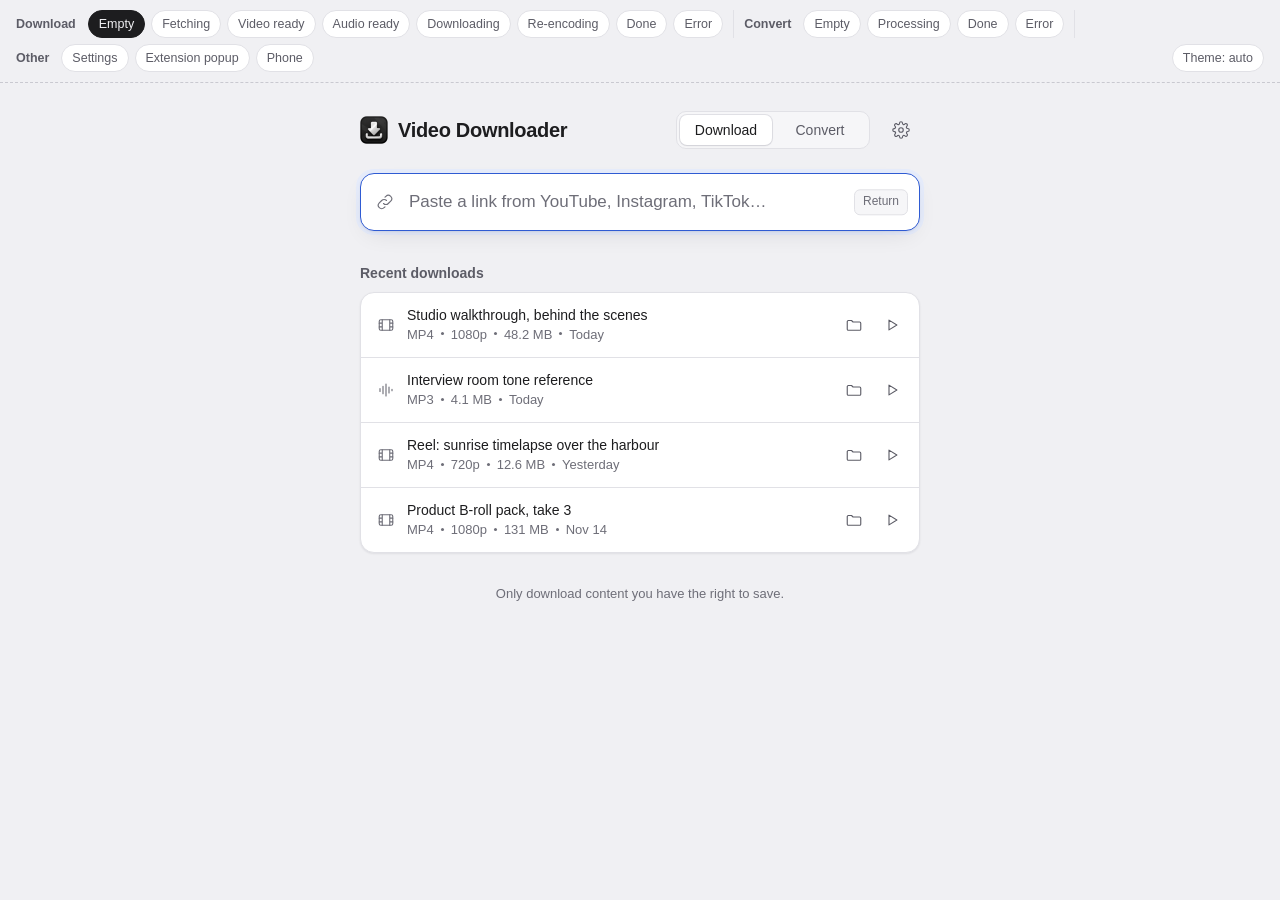
<file: preview.html>
<!doctype html>
<html lang="en">
<head>
<meta charset="utf-8">
<meta name="viewport" content="width=device-width, initial-scale=1">
<title>Video Downloader — Preview</title>
<style>
/* ===== App styles (shared with static/style.css) ===== */
:root {
  color-scheme: light;
  --bg: #f0f0f3;
  --panel: #ffffff;
  --panel-2: #f6f6f8;
  --line: #e1e1e6;
  --line-strong: #c9c9d0;
  --text: #1d1d1f;
  --text-2: #5c5c66;
  --text-3: #6e6e78;
  --accent: #2f5bd3;
  --accent-hover: #2650c0;
  --accent-text: #ffffff;
  --accent-soft: #e6ecfb;
  --render: #a65800;
  --render-soft: #fbefe1;
  --ok: #1e7f43;
  --ok-soft: #e3f3e8;
  --danger: #c0322b;
  --danger-soft: #fbe9e8;
  --focus: #2f5bd3;
  --shadow: 0 1px 2px rgba(20, 20, 40, .06), 0 8px 24px -8px rgba(20, 20, 40, .12);
  --shadow-sm: 0 1px 2px rgba(20, 20, 40, .08);
  --skeleton: #e8e8ec;
  --skeleton-hi: #f4f4f7;
  --radius: 14px;
  --radius-sm: 9px;
  --ease: cubic-bezier(.16, 1, .3, 1);
}
@media (prefers-color-scheme: dark) {
  :root:not([data-theme="light"]) {
    color-scheme: dark;
    --bg: #18181b;
    --panel: #232327;
    --panel-2: #2b2b30;
    --line: #36363c;
    --line-strong: #4a4a52;
    --text: #f2f2f4;
    --text-2: #b0b0b8;
    --text-3: #9a9aa3;
    --accent: #7c97ff;
    --accent-hover: #93a9ff;
    --accent-text: #0f1530;
    --accent-soft: #2a3150;
    --render: #ffb24d;
    --render-soft: #3d2e1a;
    --ok: #5fd28a;
    --ok-soft: #1d3326;
    --danger: #ff7b72;
    --danger-soft: #3d2222;
    --focus: #7c97ff;
    --shadow: 0 1px 2px rgba(0, 0, 0, .3), 0 10px 28px -10px rgba(0, 0, 0, .55);
    --shadow-sm: 0 1px 2px rgba(0, 0, 0, .35);
    --skeleton: #2e2e33;
    --skeleton-hi: #38383e;
  }
}
:root[data-theme="dark"] {
  color-scheme: dark;
  --bg: #18181b;
  --panel: #232327;
  --panel-2: #2b2b30;
  --line: #36363c;
  --line-strong: #4a4a52;
  --text: #f2f2f4;
  --text-2: #b0b0b8;
  --text-3: #9a9aa3;
  --accent: #7c97ff;
  --accent-hover: #93a9ff;
  --accent-text: #0f1530;
  --accent-soft: #2a3150;
  --render: #ffb24d;
  --render-soft: #3d2e1a;
  --ok: #5fd28a;
  --ok-soft: #1d3326;
  --danger: #ff7b72;
  --danger-soft: #3d2222;
  --focus: #7c97ff;
  --shadow: 0 1px 2px rgba(0, 0, 0, .3), 0 10px 28px -10px rgba(0, 0, 0, .55);
  --shadow-sm: 0 1px 2px rgba(0, 0, 0, .35);
  --skeleton: #2e2e33;
  --skeleton-hi: #38383e;
}

* { box-sizing: border-box; }
html { -webkit-text-size-adjust: 100%; }
body {
  margin: 0;
  background: var(--bg);
  color: var(--text);
  font: 15px/1.45 -apple-system, BlinkMacSystemFont, "SF Pro Text", "SF Pro", "Helvetica Neue", sans-serif;
  -webkit-font-smoothing: antialiased;
}
::selection { background: var(--accent-soft); color: var(--text); }
button, input, select { font: inherit; color: inherit; }
:focus { outline: none; }
:focus-visible { outline: 3px solid var(--focus); outline-offset: 2px; border-radius: 8px; }
[hidden] { display: none !important; }
.sr-only { position: absolute; width: 1px; height: 1px; overflow: hidden; clip: rect(0 0 0 0); white-space: nowrap; }

.app {
  width: 100%;
  max-width: 592px;
  margin: 0 auto;
  padding: 28px 16px 32px;
}
.app-header {
  display: flex;
  align-items: center;
  justify-content: space-between;
  margin-bottom: 24px;
}
.app-title {
  margin: 0;
  font-size: 20px;
  font-weight: 600;
  letter-spacing: -0.015em;
}
.icon { width: 18px; height: 18px; flex: none; stroke: currentColor; fill: none; stroke-width: 1.5; stroke-linecap: round; stroke-linejoin: round; }

/* Buttons */
.btn {
  display: inline-flex; align-items: center; justify-content: center; gap: 8px;
  min-height: 40px; padding: 0 16px;
  border: 1px solid var(--line-strong); border-radius: 10px;
  background: var(--panel); color: var(--text);
  font-weight: 500; font-size: 14px;
  cursor: pointer; white-space: nowrap;
  box-shadow: var(--shadow-sm);
  transition: background .15s, border-color .15s, transform .1s;
}
.btn:hover { background: var(--panel-2); }
.btn:active { transform: translateY(1px); }
.btn:disabled { opacity: .5; cursor: default; }
.btn-primary { background: var(--accent); border-color: transparent; color: var(--accent-text); }
.btn-primary:hover { background: var(--accent-hover); }
.btn-lg { min-height: 48px; font-size: 16px; padding: 0 24px; }
.btn-block { width: 100%; }
.btn-quiet { border-color: transparent; background: transparent; box-shadow: none; color: var(--text-2); }
.btn-quiet:hover { background: var(--panel-2); color: var(--text); }
.btn-icon { width: 38px; min-height: 38px; padding: 0; }
.link-btn { border: 0; background: none; padding: 4px 2px; color: var(--accent); font-weight: 500; cursor: pointer; text-decoration: underline; text-underline-offset: 3px; text-decoration-color: transparent; }
.link-btn:hover { text-decoration-color: currentColor; }

/* Paste field */
.field-wrap { position: relative; }
.url-input {
  width: 100%; height: 58px;
  padding: 0 92px 0 48px;
  border: 1px solid var(--line); border-radius: var(--radius);
  background: var(--panel); box-shadow: var(--shadow);
  font-size: 17px; caret-color: var(--accent);
  transition: border-color .15s, box-shadow .15s;
}
.url-input::placeholder { color: var(--text-3); }
.url-input:focus { border-color: var(--accent); box-shadow: var(--shadow), 0 0 0 4px var(--accent-soft); outline: none; }
.field-icon { position: absolute; left: 16px; top: 50%; transform: translateY(-50%); color: var(--text-3); pointer-events: none; }
.field-hint {
  position: absolute; right: 12px; top: 50%; transform: translateY(-50%);
  padding: 3px 8px; border: 1px solid var(--line); border-radius: 6px;
  font-size: 12px; color: var(--text-3); background: var(--panel-2); pointer-events: none;
}

.stack > * + * { margin-top: 16px; }

/* Panels */
.panel {
  background: var(--panel);
  border: 1px solid var(--line);
  border-radius: var(--radius);
  box-shadow: var(--shadow);
  padding: 20px;
  animation: rise .35s var(--ease) both;
}
@keyframes rise { from { opacity: 0; transform: translateY(6px); } }

/* Media card */
.media { display: flex; gap: 16px; align-items: flex-start; }
.thumb {
  position: relative; flex: none;
  width: 168px; aspect-ratio: 16 / 9;
  border-radius: 9px; overflow: hidden;
  background: var(--panel-2);
}
.thumb img, .thumb .thumb-fake { width: 100%; height: 100%; object-fit: cover; display: block; }
.thumb-fake { background: linear-gradient(180deg, #9fb7c9 0%, #c8d3c0 48%, #6f8a5c 49%, #4f6b44 100%); }
.thumb-time {
  position: absolute; right: 6px; bottom: 6px;
  padding: 1px 6px; border-radius: 5px;
  background: rgba(0, 0, 0, .72); color: #fff;
  font-size: 12px; font-weight: 600; font-variant-numeric: tabular-nums;
}
.media-meta { min-width: 0; flex: 1; padding-top: 2px; }
.media-title {
  margin: 0 0 4px; font-size: 16px; font-weight: 600; line-height: 1.3;
  display: -webkit-box; -webkit-line-clamp: 2; -webkit-box-orient: vertical; overflow: hidden;
}
.media-sub { margin: 0; color: var(--text-2); font-size: 14px; }
.media-sub span + span::before { content: ""; display: inline-block; width: 3px; height: 3px; margin: 0 8px 3px; border-radius: 50%; background: var(--text-3); vertical-align: middle; }
.media-site { margin: 8px 0 0; font-size: 13px; color: var(--text-3); }

/* Skeleton */
.sk { background: linear-gradient(90deg, var(--skeleton) 0%, var(--skeleton-hi) 50%, var(--skeleton) 100%); background-size: 200% 100%; animation: shimmer 1.2s linear infinite; border-radius: 6px; }
.sk-line { height: 14px; margin-bottom: 10px; }
@keyframes shimmer { from { background-position: 100% 0; } to { background-position: -100% 0; } }

/* Options */
.options { margin-top: 20px; padding-top: 20px; border-top: 1px solid var(--line); }
.opt-row { display: flex; gap: 12px; align-items: center; flex-wrap: wrap; }
.opt-row + .opt-row { margin-top: 12px; }
.opt-label { width: 92px; flex: none; font-size: 14px; color: var(--text-2); }
.segmented {
  display: inline-flex; padding: 3px; gap: 2px;
  border-radius: 10px; background: var(--panel-2); border: 1px solid var(--line);
}
.segmented button {
  min-width: 84px; min-height: 32px; padding: 0 14px;
  border: 0; border-radius: 7px; background: transparent;
  color: var(--text-2); font-weight: 500; font-size: 14px; cursor: pointer;
  transition: background .2s var(--ease), color .2s;
}
.segmented button[aria-checked="true"] { background: var(--panel); color: var(--text); box-shadow: var(--shadow-sm), 0 0 0 1px var(--line); }
.segmented.wide { display: flex; width: 100%; }
.segmented.wide button { flex: 1; min-width: 0; padding: 0 6px; }
.select-wrap { position: relative; flex: 1; min-width: 180px; }
.select {
  width: 100%; min-height: 38px; padding: 0 36px 0 12px;
  border: 1px solid var(--line-strong); border-radius: 9px;
  background: var(--panel); appearance: none; -webkit-appearance: none; cursor: pointer;
  font-variant-numeric: tabular-nums;
}
.select-wrap .icon { position: absolute; right: 11px; top: 50%; transform: translateY(-50%); width: 14px; height: 14px; pointer-events: none; color: var(--text-2); }
.opt-note { margin: 12px 0 0 104px; font-size: 13px; color: var(--text-3); }
.actions { margin-top: 20px; }

/* Progress */
.steps { display: flex; gap: 8px; margin: 0 0 20px; padding: 0; list-style: none; }
.steps li { flex: 1; font-size: 13px; color: var(--text-3); font-weight: 500; }
.steps li::before { content: ""; display: block; height: 3px; margin-bottom: 8px; border-radius: 2px; background: var(--line); transition: background .3s; }
.steps li.done { color: var(--text-2); }
.steps li.done::before { background: var(--text-3); }
.steps li.current { color: var(--text); }
.steps li.current::before { background: var(--accent); }
.steps li.current.render::before { background: var(--render); }

.prog-head { display: flex; align-items: baseline; justify-content: space-between; gap: 12px; margin-bottom: 10px; }
.prog-label { font-weight: 600; font-size: 15px; }
.prog-pct { font-size: 26px; font-weight: 600; letter-spacing: -0.02em; font-variant-numeric: tabular-nums; }
.timeline {
  position: relative; height: 10px; border-radius: 5px;
  background: var(--panel-2); border: 1px solid var(--line);
  background-image: repeating-linear-gradient(90deg, transparent 0 calc(10% - 1px), var(--line) calc(10% - 1px) 10%);
}
.timeline-fill {
  position: absolute; inset: 0 auto 0 0; width: 0;
  border-radius: 5px 0 0 5px; background: var(--accent);
  transition: width .45s var(--ease);
}
.timeline-head {
  position: absolute; top: -5px; bottom: -5px; left: 0; width: 2px;
  margin-left: -1px; border-radius: 1px; background: var(--text);
  transition: left .45s var(--ease);
}
.timeline-head::before {
  content: ""; position: absolute; top: -3px; left: -4px; width: 10px; height: 6px;
  border-radius: 2px 2px 5px 5px; background: var(--text);
}
.is-render .timeline-fill { background: var(--render); }
.prog-stats { display: flex; gap: 24px; margin-top: 12px; font-size: 13px; color: var(--text-2); font-variant-numeric: tabular-nums; }
.prog-stats b { color: var(--text); font-weight: 600; }
.prog-foot { display: flex; align-items: center; justify-content: space-between; gap: 12px; margin-top: 20px; }
.prog-note { font-size: 13px; color: var(--text-3); }

/* Done */
.done-head { display: flex; gap: 12px; align-items: flex-start; }
.badge-ok { flex: none; display: grid; place-items: center; width: 34px; height: 34px; border-radius: 50%; background: var(--ok-soft); color: var(--ok); animation: pop .4s var(--ease) both; }
@keyframes pop { from { transform: scale(.6); opacity: 0; } }
.done-title { margin: 0; font-weight: 600; font-size: 16px; }
.done-file { margin: 3px 0 0; font-size: 13px; color: var(--text-2); word-break: break-all; }
.done-checks { display: flex; gap: 8px; flex-wrap: wrap; margin-top: 12px; }
.chip { padding: 2px 8px; border-radius: 6px; font-size: 13px; font-weight: 500; background: var(--panel-2); color: var(--text-2); border: 1px solid var(--line); font-variant-numeric: tabular-nums; }
.btn-row { display: flex; gap: 12px; flex-wrap: wrap; margin-top: 20px; }
.btn-row .btn { flex: 1; min-width: 140px; }

/* Error / notice */
.notice { display: flex; gap: 12px; align-items: flex-start; }
.notice-icon { flex: none; display: grid; place-items: center; width: 34px; height: 34px; border-radius: 50%; background: var(--danger-soft); color: var(--danger); }
.notice-title { margin: 0; font-weight: 600; font-size: 16px; }
.notice-body { margin: 4px 0 0; color: var(--text-2); font-size: 14px; }
.notice-detail { margin: 12px 0 0; font-size: 13px; color: var(--text-3); }
.notice-detail summary { cursor: pointer; }
.notice-detail pre { margin: 8px 0 0; padding: 10px; border-radius: 8px; background: var(--panel-2); white-space: pre-wrap; word-break: break-word; font: 12px/1.5 ui-monospace, "SF Mono", Menlo, monospace; color: var(--text-2); }

.code-row { display: flex; gap: 8px; margin-top: 14px; }
.code {
  flex: 1; display: flex; align-items: center; min-height: 40px; padding: 0 12px;
  border-radius: 9px; background: var(--panel-2); border: 1px solid var(--line);
  font: 14px ui-monospace, "SF Mono", Menlo, monospace; user-select: all; overflow-x: auto; white-space: nowrap;
}
.env-list { margin: 14px 0 0; padding: 0; list-style: none; font-size: 14px; }
.env-list li { display: flex; justify-content: space-between; padding: 8px 0; border-top: 1px solid var(--line); }
.env-list .ok { color: var(--ok); font-weight: 500; }
.env-list .missing { color: var(--danger); font-weight: 500; }

/* Recent */
.section-title { margin: 32px 0 8px; font-size: 14px; font-weight: 600; color: var(--text-2); }
.recent { margin: 0; padding: 0; list-style: none; background: var(--panel); border: 1px solid var(--line); border-radius: var(--radius); box-shadow: var(--shadow-sm); overflow: hidden; }
.recent li { display: flex; align-items: center; gap: 12px; padding: 12px 8px 12px 16px; }
.recent li + li { border-top: 1px solid var(--line); }
.recent-kind { flex: none; color: var(--text-3); }
.recent-main { flex: 1; min-width: 0; }
.recent-title { margin: 0; font-size: 14px; font-weight: 500; white-space: nowrap; overflow: hidden; text-overflow: ellipsis; }
.recent-meta { margin: 1px 0 0; font-size: 13px; color: var(--text-3); font-variant-numeric: tabular-nums; }
.recent-meta span + span::before { content: ""; display: inline-block; width: 3px; height: 3px; margin: 0 7px 3px; border-radius: 50%; background: var(--text-3); vertical-align: middle; }
.recent-actions { display: flex; flex: none; }
.empty-recent { padding: 20px 16px; color: var(--text-3); font-size: 14px; text-align: center; }

/* Settings */
.settings-head { display: flex; align-items: center; justify-content: space-between; margin-bottom: 6px; }
.settings-head h2 { margin: 0; font-size: 17px; font-weight: 600; }
.setting { padding: 16px 0; border-top: 1px solid var(--line); }
.setting:first-of-type { border-top: 0; }
.setting-label { display: block; margin-bottom: 8px; font-weight: 600; font-size: 14px; }
.setting-help { margin: 8px 0 0; font-size: 13px; color: var(--text-3); }
.text-input {
  width: 100%; min-height: 40px; padding: 0 12px;
  border: 1px solid var(--line-strong); border-radius: 9px; background: var(--panel);
}
.text-input:focus { border-color: var(--accent); box-shadow: 0 0 0 4px var(--accent-soft); outline: none; }
.setting-row { display: flex; align-items: center; justify-content: space-between; gap: 12px; flex-wrap: wrap; }
.version { font-size: 13px; color: var(--text-2); font-variant-numeric: tabular-nums; }
.saved { font-size: 13px; color: var(--ok); font-weight: 500; }

.app-footer { margin-top: 32px; text-align: center; font-size: 13px; color: var(--text-3); }

@media (max-width: 520px) {
  .app { padding-top: 18px; }
  .media { flex-direction: column; gap: 12px; }
  .thumb { width: 100%; }
  .opt-label { width: 100%; }
  .opt-note { margin-left: 0; }
  .field-hint { display: none; }
  .url-input { padding-right: 16px; font-size: 16px; }
  .prog-stats { gap: 14px; flex-wrap: wrap; }
}
@media (prefers-reduced-motion: reduce) {
  *, *::before, *::after { animation-duration: .01ms !important; animation-iteration-count: 1 !important; transition-duration: .01ms !important; }
}

/* Brand mark + tabs */
.mark { display: block; flex: none; background: url("[data-uri]") center / contain no-repeat; }
.app-header { gap: 12px; }
.brand { display: flex; align-items: center; gap: 10px; flex: 1; min-width: 0; }
.brand .mark { width: 28px; height: 28px; }
.tabs { display: inline-flex; padding: 3px; gap: 2px; border-radius: 10px; background: var(--panel-2); border: 1px solid var(--line); }
.tabs button {
  min-width: 92px; min-height: 30px; padding: 0 14px;
  border: 0; border-radius: 7px; background: transparent;
  color: var(--text-2); font-weight: 500; font-size: 14px; cursor: pointer;
  transition: background .2s var(--ease), color .2s;
}
.tabs button[aria-selected="true"] { background: var(--panel); color: var(--text); box-shadow: var(--shadow-sm), 0 0 0 1px var(--line); }

/* Convert */
.drop {
  display: grid; justify-items: center; gap: 6px;
  padding: 24px 20px; border: 1.5px dashed var(--line-strong); border-radius: 12px;
  background: var(--panel-2); text-align: center;
  transition: border-color .15s, background .15s;
}
.drop.is-over { border-color: var(--accent); background: var(--accent-soft); }
.drop-icon { display: grid; place-items: center; width: 40px; height: 40px; margin-bottom: 4px; border-radius: 50%; background: var(--panel); border: 1px solid var(--line); color: var(--text-2); }
.drop-title { margin: 0; font-weight: 600; font-size: 16px; }
.drop-sub { margin: 0 0 8px; font-size: 13px; color: var(--text-3); }
.drop.compact { grid-template-columns: auto 1fr auto; justify-items: start; align-items: center; gap: 12px; padding: 12px 12px 12px 14px; text-align: left; }
.drop.compact .drop-icon { width: 32px; height: 32px; margin: 0; }
.drop.compact .drop-sub { display: none; }
.drop.compact .drop-title { font-size: 14px; font-weight: 500; color: var(--text-2); }
.convert-opts { margin-top: 20px; }

.files { margin: 0; padding: 0; list-style: none; background: var(--panel); border: 1px solid var(--line); border-radius: var(--radius); box-shadow: var(--shadow-sm); overflow: hidden; }
.files li { display: flex; align-items: center; gap: 12px; padding: 12px 8px 12px 16px; }
.files li + li { border-top: 1px solid var(--line); }
.file-icon { flex: none; color: var(--text-3); }
.file-icon.ok { color: var(--ok); }
.file-icon.err { color: var(--danger); }
.file-main { flex: 1; min-width: 0; }
.file-name { margin: 0; font-size: 14px; font-weight: 500; white-space: nowrap; overflow: hidden; text-overflow: ellipsis; }
.file-meta { margin: 1px 0 0; font-size: 13px; color: var(--text-3); font-variant-numeric: tabular-nums; }
.file-meta span + span::before { content: ""; display: inline-block; width: 3px; height: 3px; margin: 0 7px 3px; border-radius: 50%; background: var(--text-3); vertical-align: middle; }
.file-meta.err { color: var(--danger); }
.timeline.sm { height: 6px; margin: 8px 0 3px; border-radius: 3px; }
.timeline.sm .timeline-fill { border-radius: 3px 0 0 3px; background: var(--render); }
.timeline.sm .timeline-head { top: -4px; bottom: -4px; }
.timeline.sm .timeline-head::before { top: -2px; left: -3px; width: 8px; height: 4px; }

/* Settings: switch, token, phone */
.switch {
  position: relative; flex: none; width: 46px; height: 28px; padding: 0;
  border: 0; border-radius: 999px; background: var(--line-strong); cursor: pointer;
  transition: background .2s var(--ease);
}
.switch::after {
  content: ""; position: absolute; top: 3px; left: 3px; width: 22px; height: 22px;
  border-radius: 50%; background: #fff; box-shadow: 0 1px 3px rgba(0, 0, 0, .25);
  transition: transform .25s var(--ease);
}
.switch[aria-checked="true"] { background: var(--accent); }
.switch[aria-checked="true"]::after { transform: translateX(18px); }
.code-row.tight { margin-top: 0; }
.phone-pair {
  display: flex; gap: 20px; align-items: center; margin-top: 12px; padding: 16px;
  border-radius: 12px; background: var(--panel-2); border: 1px solid var(--line);
}
.qr-box { flex: none; width: 128px; height: 128px; padding: 9px; border-radius: 10px; background: #fff; color: #111; }
.qr-box svg { display: block; width: 100%; height: 100%; shape-rendering: crispEdges; }
.pair-facts { margin: 0; min-width: 0; }
.pair-facts dt { font-size: 13px; color: var(--text-3); }
.pair-facts dd { margin: 1px 0 10px; font-weight: 600; word-break: break-all; }
.pair-facts dd:last-child { margin-bottom: 0; }
.pin-code { font: 600 24px/1.2 ui-monospace, "SF Mono", Menlo, monospace; letter-spacing: .06em; font-variant-numeric: tabular-nums; }
.warn { display: flex; gap: 8px; align-items: flex-start; margin: 12px 0 0; font-size: 13px; color: var(--text-2); }
.warn .icon { width: 16px; height: 16px; margin-top: 1px; color: var(--render); }

/* Phone (PIN gate, save button) */
.pin-head { display: flex; flex-direction: column; align-items: center; text-align: center; gap: 8px; margin-bottom: 20px; }
.pin-head .mark { width: 44px; height: 44px; }
.pin-head h2 { margin: 4px 0 0; font-size: 18px; font-weight: 600; }
.pin-input {
  width: 100%; height: 60px; margin-bottom: 12px;
  border: 1px solid var(--line-strong); border-radius: 12px; background: var(--panel);
  text-align: center; font: 600 28px ui-monospace, "SF Mono", Menlo, monospace; letter-spacing: .35em; font-variant-numeric: tabular-nums;
}
.pin-input:focus { border-color: var(--accent); box-shadow: 0 0 0 4px var(--accent-soft); outline: none; }
.pin-input[aria-invalid="true"] { border-color: var(--danger); }
.pin-error { margin: 0 0 12px; font-size: 13px; color: var(--danger); text-align: center; }
.only-phone { display: none !important; }
.is-phone .only-phone { display: flex !important; }
.is-phone .only-mac { display: none !important; }

/* Chrome extension popup */
.popup { width: 340px; padding: 14px; border: 1px solid var(--line); border-radius: 12px; background: var(--bg); box-shadow: var(--shadow); font-size: 14px; }
.pop-head { display: flex; align-items: center; gap: 8px; margin-bottom: 12px; font-weight: 600; font-size: 13px; }
.pop-head .mark { width: 20px; height: 20px; }
.pop-head .btn-icon { width: 30px; min-height: 30px; margin-left: auto; }
.pop-head .btn-icon .icon { width: 16px; height: 16px; }
.pop-page { padding: 12px; border: 1px solid var(--line); border-radius: 10px; background: var(--panel); }
.pop-title { margin: 0; font-weight: 600; line-height: 1.3; display: -webkit-box; -webkit-line-clamp: 2; -webkit-box-orient: vertical; overflow: hidden; }
.pop-host { margin: 2px 0 0; font-size: 13px; color: var(--text-3); }
.pop-actions { display: grid; grid-template-columns: 1fr 1fr; gap: 8px; margin-top: 12px; }
.pop-note { margin: 10px 0 0; font-size: 13px; color: var(--text-3); }
.pop-status { margin-top: 12px; padding: 12px; border: 1px solid var(--line); border-radius: 10px; background: var(--panel); }
.pop-status .prog-head { margin-bottom: 8px; }
.pop-status .prog-pct { font-size: 18px; }
.pop-status .notice-icon, .pop-status .badge-ok { width: 28px; height: 28px; }
.pop-status .notice-icon .icon, .pop-status .badge-ok .icon { width: 16px; height: 16px; }
.pop-status .notice-title, .pop-status .done-title { font-size: 14px; }
.pop-status .notice-body { font-size: 13px; margin-top: 2px; }
.pop-status .done-file { font-size: 13px; }
.pop-status .link-btn { margin-top: 6px; padding-left: 0; font-size: 13px; }

/* Touch screens: 44 px targets */
@media (pointer: coarse) {
  .btn-icon { width: 44px; min-height: 44px; }
  .segmented button, .tabs button { min-height: 40px; }
  .btn { min-height: 44px; }
}

@media (max-width: 520px) {
  .app-header { flex-wrap: wrap; }
  .tabs { order: 3; display: flex; width: 100%; }
  .tabs button { flex: 1; }
  .phone-pair { flex-direction: column; align-items: flex-start; }
  .drop.compact { grid-template-columns: auto 1fr; }
  .drop.compact .btn { grid-column: 1 / -1; width: 100%; }
}

/* ===== Preview-only chrome ===== */
.pv-bar {
  position: sticky; top: 0; z-index: 10;
  display: flex; flex-wrap: wrap; gap: 6px; align-items: center;
  padding: 10px 16px; border-bottom: 1px dashed var(--line-strong);
  background: var(--bg); font-size: 12.5px;
}
.pv-bar strong { margin-right: 6px; color: var(--text-2); font-weight: 600; }
.pv-bar button {
  padding: 4px 10px; border: 1px solid var(--line); border-radius: 999px;
  background: var(--panel); color: var(--text-2); font-size: 12.5px; cursor: pointer;
}
.pv-bar button[aria-pressed="true"] { background: var(--text); color: var(--bg); border-color: var(--text); }
.pv-bar .pv-theme { margin-left: auto; }
.pv-group { display: flex; flex-wrap: wrap; gap: 6px; align-items: center; padding-right: 10px; margin-right: 4px; border-right: 1px solid var(--line); }
.pv-group:last-of-type { border-right: 0; }
.pv-gallery { max-width: 1260px; margin: 0 auto; padding: 28px 16px 48px; }
.pv-gallery h2 { margin: 0 0 4px; font-size: 17px; font-weight: 650; }
.pv-gallery > p { margin: 0 0 22px; font-size: 13.5px; color: var(--text-3); max-width: 70ch; }
.pv-grid { display: flex; flex-wrap: wrap; gap: 28px 24px; align-items: flex-start; }
.pv-grid figure { margin: 0; }
.pv-grid figcaption { margin-bottom: 8px; font-size: 12.5px; font-weight: 550; color: var(--text-3); }
.pv-phone { display: block; width: 390px; height: 780px; border: 1px solid var(--line-strong); border-radius: 28px; background: var(--bg); }
.is-phone .pv-bar, .is-phone #tabs, .is-phone #open-settings { display: none !important; }
</style>
</head>
<body>

<div class="pv-bar" role="toolbar" aria-label="Preview states">
  <div class="pv-group">
    <strong>Download</strong>
    <button data-go="empty">Empty</button>
    <button data-go="fetching">Fetching</button>
    <button data-go="video">Video ready</button>
    <button data-go="audio">Audio ready</button>
    <button data-go="downloading">Downloading</button>
    <button data-go="converting">Re-encoding</button>
    <button data-go="done">Done</button>
    <button data-go="error">Error</button>
  </div>
  <div class="pv-group">
    <strong>Convert</strong>
    <button data-go="c-empty">Empty</button>
    <button data-go="c-processing">Processing</button>
    <button data-go="c-done">Done</button>
    <button data-go="c-error">Error</button>
  </div>
  <div class="pv-group">
    <strong>Other</strong>
    <button data-go="settings">Settings</button>
    <button data-go="ext">Extension popup</button>
    <button data-go="phone">Phone</button>
  </div>
  <button class="pv-theme" id="pv-theme">Theme: auto</button>
</div>

<svg width="0" height="0" style="position:absolute" aria-hidden="true">
  <symbol id="i-link" viewBox="0 0 24 24"><path d="M10 14a4.5 4.5 0 0 0 6.4 0l3.2-3.2a4.5 4.5 0 0 0-6.4-6.4L12 5.6"/><path d="M14 10a4.5 4.5 0 0 0-6.4 0l-3.2 3.2a4.5 4.5 0 0 0 6.4 6.4l1.2-1.2"/></symbol>
  <symbol id="i-gear" viewBox="0 0 24 24"><circle cx="12" cy="12" r="3"/><path d="M19.4 15a1.7 1.7 0 0 0 .3 1.8l.1.1a2 2 0 1 1-2.8 2.8l-.1-.1a1.7 1.7 0 0 0-1.8-.3 1.7 1.7 0 0 0-1 1.5V21a2 2 0 1 1-4 0v-.1a1.7 1.7 0 0 0-1.1-1.5 1.7 1.7 0 0 0-1.8.3l-.1.1a2 2 0 1 1-2.8-2.8l.1-.1a1.7 1.7 0 0 0 .3-1.8 1.7 1.7 0 0 0-1.5-1H3a2 2 0 1 1 0-4h.1a1.7 1.7 0 0 0 1.5-1.1 1.7 1.7 0 0 0-.3-1.8l-.1-.1a2 2 0 1 1 2.8-2.8l.1.1a1.7 1.7 0 0 0 1.8.3H9a1.7 1.7 0 0 0 1-1.5V3a2 2 0 1 1 4 0v.1a1.7 1.7 0 0 0 1 1.5 1.7 1.7 0 0 0 1.8-.3l.1-.1a2 2 0 1 1 2.8 2.8l-.1.1a1.7 1.7 0 0 0-.3 1.8V9a1.7 1.7 0 0 0 1.5 1H21a2 2 0 1 1 0 4h-.1a1.7 1.7 0 0 0-1.5 1z"/></symbol>
  <symbol id="i-chevron" viewBox="0 0 24 24"><path d="m6 9 6 6 6-6"/></symbol>
  <symbol id="i-check" viewBox="0 0 24 24"><path d="m5 12.5 4.5 4.5L19 7.5"/></symbol>
  <symbol id="i-alert" viewBox="0 0 24 24"><path d="M12 8v5"/><path d="M12 16.5v.01"/><circle cx="12" cy="12" r="9"/></symbol>
  <symbol id="i-folder" viewBox="0 0 24 24"><path d="M3 7.5A1.5 1.5 0 0 1 4.5 6h4.2l2 2h8.8A1.5 1.5 0 0 1 21 9.5v8a1.5 1.5 0 0 1-1.5 1.5h-15A1.5 1.5 0 0 1 3 17.5z"/></symbol>
  <symbol id="i-play" viewBox="0 0 24 24"><path d="M8 5.5v13l10.5-6.5z"/></symbol>
  <symbol id="i-film" viewBox="0 0 24 24"><rect x="3" y="5" width="18" height="14" rx="2"/><path d="M7 5v14M17 5v14M3 9.5h4M3 14.5h4M17 9.5h4M17 14.5h4"/></symbol>
  <symbol id="i-wave" viewBox="0 0 24 24"><path d="M4 10v4M8 7v10M12 4v16M16 8v8M20 11v2"/></symbol>
  <symbol id="i-copy" viewBox="0 0 24 24"><rect x="9" y="9" width="11" height="11" rx="2"/><path d="M5 15V6a2 2 0 0 1 2-2h8"/></symbol>
  <symbol id="i-back" viewBox="0 0 24 24"><path d="m15 18-6-6 6-6"/></symbol>
  <symbol id="i-x" viewBox="0 0 24 24"><path d="M6.5 6.5l11 11M17.5 6.5l-11 11"/></symbol>
  <symbol id="i-down" viewBox="0 0 24 24"><path d="M12 4v11"/><path d="m7 10.5 5 5 5-5"/><path d="M5 20h14"/></symbol>
  <symbol id="i-file-in" viewBox="0 0 24 24"><path d="M12 3v10"/><path d="m8 9.5 4 4 4-4"/><path d="M4 15v3.5A1.5 1.5 0 0 0 5.5 20h13a1.5 1.5 0 0 0 1.5-1.5V15"/></symbol>
</svg>

<main class="app" id="app">
  <header class="app-header">
    <div class="brand">
      <span class="mark" aria-hidden="true"></span>
      <h1 class="app-title">Video Downloader</h1>
    </div>
    <div class="tabs" role="tablist" aria-label="Mode" id="tabs">
      <button type="button" role="tab" id="tab-download" aria-selected="true" aria-controls="v-main">Download</button>
      <button type="button" role="tab" id="tab-convert" aria-selected="false" aria-controls="v-convert" tabindex="-1">Convert</button>
    </div>
    <button class="btn btn-quiet btn-icon" id="open-settings" aria-label="Settings" title="Settings">
      <svg class="icon"><use href="#i-gear"/></svg>
    </button>
  </header>

  <!-- Phone: PIN gate -->
  <section class="panel" id="v-pin" hidden aria-labelledby="pin-title">
    <div class="pin-head">
      <span class="mark" aria-hidden="true"></span>
      <h2 id="pin-title">Enter the PIN from your Mac</h2>
      <p class="notice-body" style="margin:0">On your Mac, open Video Downloader › Settings. The PIN is under “Use from my phone”.</p>
    </div>
    <form id="pin-form" autocomplete="off">
      <label class="sr-only" for="pin">6-digit PIN</label>
      <input class="pin-input" id="pin" inputmode="numeric" autocomplete="one-time-code" maxlength="7" placeholder="••••••" aria-describedby="pin-error">
      <p class="pin-error" id="pin-error" role="alert" hidden>That PIN didn’t match. Check the number on your Mac.</p>
      <button class="btn btn-primary btn-lg btn-block">Continue</button>
    </form>
  </section>

  <!-- Environment check -->
  <section class="panel" id="v-env" hidden aria-labelledby="env-title">
    <div class="notice">
      <div class="notice-icon"><svg class="icon"><use href="#i-alert"/></svg></div>
      <div>
        <h2 class="notice-title" id="env-title">ffmpeg is not installed</h2>
        <p class="notice-body">ffmpeg and ffprobe merge video with audio and check that files play in QuickTime. Run this in Terminal, then check again.</p>
      </div>
    </div>
    <div class="code-row">
      <code class="code" id="env-cmd">brew install ffmpeg</code>
      <button class="btn" id="copy-cmd"><svg class="icon"><use href="#i-copy"/></svg><span>Copy</span></button>
    </div>
    <ul class="env-list">
      <li><span>yt-dlp</span><span class="ok">2026.08.19</span></li>
      <li><span>ffmpeg</span><span class="missing">Not found</span></li>
      <li><span>ffprobe</span><span class="missing">Not found</span></li>
    </ul>
    <div class="actions"><button class="btn btn-primary btn-lg btn-block" id="env-recheck">Check again</button></div>
  </section>

  <!-- Main flow -->
  <div class="stack" id="v-main" role="tabpanel" aria-labelledby="tab-download">
    <form class="field-wrap" id="url-form" autocomplete="off">
      <label for="url" class="sr-only">Video link</label>
      <svg class="icon field-icon"><use href="#i-link"/></svg>
      <input class="url-input" id="url" type="url" inputmode="url" spellcheck="false"
             placeholder="Paste a link from YouTube, Instagram, TikTok…" autofocus>
      <span class="field-hint" aria-hidden="true">Return</span>
    </form>

    <!-- Skeleton while fetching -->
    <section class="panel" id="v-skeleton" hidden aria-busy="true" aria-label="Loading video details">
      <div class="media">
        <div class="thumb sk"></div>
        <div class="media-meta">
          <div class="sk sk-line" style="width:90%"></div>
          <div class="sk sk-line" style="width:60%"></div>
          <div class="sk sk-line" style="width:35%;margin-bottom:0"></div>
        </div>
      </div>
    </section>

    <!-- Preview card with options / progress / done -->
    <section class="panel" id="v-card" hidden aria-labelledby="media-title">
      <div class="media">
        <div class="thumb"><div class="thumb-fake" role="img" aria-label="Thumbnail"></div><span class="thumb-time">0:19</span></div>
        <div class="media-meta">
          <h2 class="media-title" id="media-title">Me at the zoo</h2>
          <p class="media-sub"><span>jawed</span><span>0:19</span></p>
          <p class="media-site">youtube.com</p>
        </div>
      </div>

      <div class="options" id="v-options">
        <div class="opt-row">
          <span class="opt-label" id="lbl-mode">Download as</span>
          <div class="segmented" role="radiogroup" aria-labelledby="lbl-mode" id="mode">
            <button type="button" role="radio" aria-checked="true" data-mode="video">Video</button>
            <button type="button" role="radio" aria-checked="false" data-mode="audio">Audio</button>
          </div>
        </div>
        <div class="opt-row" id="row-res">
          <label class="opt-label" for="res">Resolution</label>
          <div class="select-wrap">
            <select class="select" id="res">
              <option value="best">Best (up to 1080p)</option>
              <option value="1080">1080p</option>
              <option value="720">720p</option>
              <option value="480">480p</option>
              <option value="360">360p</option>
              <option value="240">240p</option>
            </select>
            <svg class="icon"><use href="#i-chevron"/></svg>
          </div>
        </div>
        <div class="opt-row" id="row-afmt" hidden>
          <span class="opt-label" id="lbl-afmt">Format</span>
          <div class="segmented" role="radiogroup" aria-labelledby="lbl-afmt" id="afmt">
            <button type="button" role="radio" aria-checked="true" data-afmt="mp3">MP3</button>
            <button type="button" role="radio" aria-checked="false" data-afmt="m4a">M4A</button>
          </div>
        </div>
        <p class="opt-note" id="opt-note">MP4, H.264 and AAC. Plays in QuickTime and Quick Look.</p>
        <div class="actions"><button class="btn btn-primary btn-lg btn-block" id="download">Download video</button></div>
      </div>

      <div class="options" id="v-progress" hidden>
        <ol class="steps" id="steps" aria-label="Progress">
          <li data-step="fetching">Fetching</li>
          <li data-step="downloading">Downloading</li>
          <li data-step="converting">Converting</li>
          <li data-step="done">Done</li>
        </ol>
        <div id="prog-live" aria-live="polite">
          <div class="prog-head">
            <span class="prog-label" id="prog-label">Downloading</span>
            <span class="prog-pct" id="prog-pct">0%</span>
          </div>
          <div class="timeline" role="progressbar" aria-labelledby="prog-label" aria-valuemin="0" aria-valuemax="100" aria-valuenow="0" id="bar">
            <div class="timeline-fill" id="bar-fill"></div>
            <div class="timeline-head" id="bar-head"></div>
          </div>
        </div>
        <div class="prog-stats" id="prog-stats">
          <span>Speed <b id="st-speed">3.4 MB/s</b></span>
          <span>Time left <b id="st-eta">0:06</b></span>
          <span>Size <b id="st-size">9.8 MB</b></span>
        </div>
        <div class="prog-foot">
          <span class="prog-note" id="prog-note">720p, MP4</span>
          <button class="btn" id="cancel">Cancel</button>
        </div>
      </div>

      <div class="options" id="v-done" hidden>
        <div class="done-head" aria-live="polite">
          <div class="badge-ok"><svg class="icon"><use href="#i-check"/></svg></div>
          <div>
            <h3 class="done-title">Saved to Video Downloader</h3>
            <p class="done-file">Me at the zoo [jNQXAC9IVRw].mp4</p>
            <div class="done-checks">
              <span class="chip">H.264</span><span class="chip">AAC</span><span class="chip">720p</span><span class="chip">0.8 MB</span>
            </div>
          </div>
        </div>
        <div class="btn-row only-mac">
          <button class="btn btn-primary btn-lg"><svg class="icon"><use href="#i-folder"/></svg>Show in Finder</button>
          <button class="btn btn-lg"><svg class="icon"><use href="#i-play"/></svg>Open</button>
        </div>
        <div class="btn-row only-phone">
          <button class="btn btn-primary btn-lg"><svg class="icon"><use href="#i-down"/></svg>Save to this device</button>
        </div>
      </div>
    </section>

    <!-- Error -->
    <section class="panel" id="v-error" hidden role="alert">
      <div class="notice">
        <div class="notice-icon"><svg class="icon"><use href="#i-alert"/></svg></div>
        <div>
          <h2 class="notice-title">Instagram blocked the request</h2>
          <p class="notice-body">Instagram is rate-limiting you. Wait a few minutes, or turn on browser cookies in Settings.</p>
          <details class="notice-detail">
            <summary>Details</summary>
            <pre>ERROR: [Instagram] Deeb1BZMBVJ: Requested content is not available, rate-limit reached or login required. HTTP Error 401: Unauthorized</pre>
          </details>
        </div>
      </div>
      <div class="btn-row">
        <button class="btn btn-primary btn-lg" id="retry">Retry</button>
        <button class="btn btn-lg only-mac" id="err-settings">Open Settings</button>
      </div>
    </section>
  </div>

  <!-- Convert -->
  <div class="stack" id="v-convert" hidden role="tabpanel" aria-labelledby="tab-convert">
    <section class="panel" aria-label="Convert to audio">
      <div class="drop" id="drop">
        <div class="drop-icon"><svg class="icon"><use href="#i-file-in"/></svg></div>
        <p class="drop-title" id="drop-title">Drop video or audio files here</p>
        <p class="drop-sub">They start converting as soon as you add them</p>
        <button class="btn" id="choose">Choose files…</button>
      </div>
      <div class="convert-opts">
        <div class="opt-row">
          <span class="opt-label" id="lbl-cfmt">Convert to</span>
          <div class="segmented" role="radiogroup" aria-labelledby="lbl-cfmt" id="cfmt">
            <button type="button" role="radio" aria-checked="true" data-cf="mp3">MP3</button>
            <button type="button" role="radio" aria-checked="false" data-cf="m4a">M4A</button>
            <button type="button" role="radio" aria-checked="false" data-cf="wav">WAV</button>
          </div>
        </div>
        <div class="opt-row" id="row-cq">
          <span class="opt-label" id="lbl-cq">Quality</span>
          <div class="segmented" role="radiogroup" aria-labelledby="lbl-cq" id="cq">
            <button type="button" role="radio" aria-checked="true" data-q="192">Standard</button>
            <button type="button" role="radio" aria-checked="false" data-q="320">High</button>
          </div>
        </div>
        <p class="opt-note" id="c-note">192 kbps. Saved next to each original with the same name. Existing files are never replaced.</p>
      </div>
    </section>
    <section id="v-files" hidden aria-labelledby="files-title">
      <h2 class="section-title" id="files-title">Files</h2>
      <ul class="files" id="files"></ul>
      <p class="sr-only" id="files-status" aria-live="polite"></p>
    </section>
  </div>

  <!-- Settings -->
  <section class="panel" id="v-settings" hidden aria-labelledby="settings-title">
    <div class="settings-head">
      <h2 id="settings-title">Settings</h2>
      <button class="btn" id="close-settings">Done</button>
    </div>
    <div class="setting">
      <label class="setting-label" for="folder">Download folder</label>
      <input class="text-input" id="folder" value="~/Downloads/Video Downloader" spellcheck="false">
      <p class="setting-help">Created if it doesn’t exist</p>
    </div>
    <div class="setting">
      <span class="setting-label" id="lbl-cookies">Use cookies from browser</span>
      <div class="segmented wide" role="radiogroup" aria-labelledby="lbl-cookies" id="cookies">
        <button type="button" role="radio" aria-checked="true" data-b="off">Off</button>
        <button type="button" role="radio" aria-checked="false" data-b="safari">Safari</button>
        <button type="button" role="radio" aria-checked="false" data-b="chrome">Chrome</button>
        <button type="button" role="radio" aria-checked="false" data-b="arc">Arc</button>
        <button type="button" role="radio" aria-checked="false" data-b="firefox">Firefox</button>
      </div>
      <p class="setting-help" id="cookie-help">For Instagram and other sites that need a login. Log in to the site in that browser first.</p>
    </div>
    <div class="setting">
      <div class="setting-row">
        <div>
          <span class="setting-label" style="margin:0">yt-dlp</span>
          <span class="version">Version 2026.08.19</span>
        </div>
        <button class="btn" id="update">Update yt-dlp</button>
      </div>
      <p class="setting-help" id="update-status" aria-live="polite">Update when a site that used to work stops working</p>
    </div>
    <div class="setting">
      <span class="setting-label" id="lbl-token">Connect Chrome extension</span>
      <div class="code-row tight">
        <code class="code" id="token" aria-labelledby="lbl-token">q7Rk2mX9pT4vL8wZ3nB6yH1cF5jD0sAe</code>
        <button class="btn" id="copy-token"><svg class="icon"><use href="#i-copy"/></svg><span>Copy</span></button>
      </div>
      <p class="setting-help">Paste this once in the extension’s Options. Without it, Chrome can’t send links to the app.</p>
    </div>
    <div class="setting">
      <div class="setting-row">
        <span class="setting-label" style="margin:0" id="lbl-phone">Use from my phone (same Wi-Fi)</span>
        <button class="switch" role="switch" aria-checked="false" aria-labelledby="lbl-phone" id="phone-switch"></button>
      </div>
      <p class="setting-help" id="phone-off-help">Open the app in your phone’s browser. Downloads still run on this Mac.</p>
      <div id="phone-on" hidden>
        <div class="phone-pair">
          <div class="qr-box"><svg xmlns="http://www.w3.org/2000/svg" viewBox="0 0 25 25" class="qr" role="img" aria-label="QR code for http://192.168.1.24:8765"><path class="qrline" stroke="currentColor" d="M0 0.5h7m1 0h1m2 0h1m1 0h1m2 0h1m1 0h7m-25 1h1m5 0h1m1 0h2m2 0h1m1 0h1m3 0h1m5 0h1m-25 1h1m1 0h3m1 0h1m1 0h4m1 0h1m4 0h1m1 0h3m1 0h1m-25 1h1m1 0h3m1 0h1m3 0h7m1 0h1m1 0h3m1 0h1m-25 1h1m1 0h3m1 0h1m1 0h1m1 0h2m6 0h1m1 0h3m1 0h1m-25 1h1m5 0h1m2 0h2m3 0h1m3 0h1m5 0h1m-25 1h7m1 0h1m1 0h1m1 0h1m1 0h1m1 0h1m1 0h7m-16 1h1m1 0h4m-15 1h1m2 0h10m2 0h1m1 0h1m2 0h1m1 0h3m-25 1h1m2 0h3m3 0h2m1 0h2m1 0h3m2 0h4m-23 1h2m3 0h1m3 0h1m1 0h4m1 0h5m2 0h1m-24 1h4m2 0h6m2 0h1m1 0h1m2 0h5m-25 1h2m1 0h1m2 0h2m1 0h1m1 0h2m1 0h1m1 0h3m5 0h1m-25 1h1m1 0h1m2 0h1m2 0h3m4 0h1m3 0h2m2 0h1m-24 1h3m2 0h3m2 0h4m1 0h3m3 0h4m-25 1h1m1 0h3m2 0h2m1 0h2m2 0h1m1 0h1m3 0h1m1 0h1m1 0h1m-25 1h1m1 0h1m1 0h1m1 0h3m3 0h3m1 0h5m1 0h2m-16 1h1m1 0h3m1 0h3m3 0h1m2 0h1m-24 1h7m1 0h1m2 0h2m3 0h1m1 0h1m1 0h2m2 0h1m-25 1h1m5 0h1m1 0h3m1 0h2m2 0h1m3 0h1m3 0h1m-25 1h1m1 0h3m1 0h1m1 0h1m3 0h1m2 0h7m-22 1h1m1 0h3m1 0h1m1 0h2m2 0h1m5 0h2m1 0h1m1 0h2m-25 1h1m1 0h3m1 0h1m3 0h2m1 0h1m6 0h1m1 0h3m-25 1h1m5 0h1m4 0h1m3 0h1m1 0h4m1 0h3m-25 1h7m1 0h2m1 0h1m2 0h3m1 0h1m2 0h1m2 0h1"/></svg></div>
          <dl class="pair-facts">
            <dt>Scan, or open on your phone</dt>
            <dd>http://192.168.1.24:8765</dd>
            <dt>PIN</dt>
            <dd class="pin-code">482 913</dd>
          </dl>
        </div>
        <p class="warn"><svg class="icon"><use href="#i-alert"/></svg><span>Anyone on this Wi-Fi who has the PIN can use the app. It turns off when you quit.</span></p>
      </div>
    </div>
    <p class="saved" id="saved" aria-live="polite"></p>
  </section>

  <!-- Recent -->
  <section id="v-recent" aria-labelledby="recent-title">
    <h2 class="section-title" id="recent-title">Recent downloads</h2>
    <ul class="recent" id="recent"></ul>
  </section>

  <footer class="app-footer">Only download content you have the right to save.</footer>
</main>

<!-- Preview: Chrome extension popup, 340 px -->
<section class="pv-gallery" id="pv-ext" hidden>
  <h2>Chrome extension popup</h2>
  <p>340 px wide. Video and Audio use the app’s saved defaults. The popup talks only to http://127.0.0.1 on the port set in Options (8765 by default).</p>
  <div class="pv-grid" id="ext-grid"></div>
</section>

<!-- Preview: phone, 390 px -->
<section class="pv-gallery" id="pv-phone" hidden>
  <h2>Phone, 390 px</h2>
  <p>The same page served on the Mac’s Wi-Fi address. Every request needs the PIN. No Settings or Convert on the phone; finished files get “Save to this device”.</p>
  <div class="pv-grid">
    <figure><figcaption>PIN</figcaption><iframe class="pv-phone" title="Phone: PIN" data-phone="phone-pin"></iframe></figure>
    <figure><figcaption>Link pasted</figcaption><iframe class="pv-phone" title="Phone: ready" data-phone="phone-video"></iframe></figure>
    <figure><figcaption>Done</figcaption><iframe class="pv-phone" title="Phone: done" data-phone="phone-done"></iframe></figure>
  </div>
</section>

<script>
(() => {
  const $ = (id) => document.getElementById(id);
  const app = $('app');
  const RECENT = [
    { kind: 'video', title: 'Studio walkthrough, behind the scenes', meta: ['MP4', '1080p', '48.2 MB'], when: 'Today' },
    { kind: 'audio', title: 'Interview room tone reference', meta: ['MP3', '4.1 MB'], when: 'Today' },
    { kind: 'video', title: 'Reel: sunrise timelapse over the harbour', meta: ['MP4', '720p', '12.6 MB'], when: 'Yesterday' },
    { kind: 'video', title: 'Product B-roll pack, take 3', meta: ['MP4', '1080p', '131 MB'], when: 'Nov 14' },
  ];
  const DONE_ITEM = { kind: 'video', title: 'Me at the zoo', meta: ['MP4', '720p', '0.8 MB'], when: 'Just now' };

  let state = 'empty';
  let mode = 'video';
  let afmt = 'mp3';
  let timer = null;
  let pct = 0;
  let showDoneInRecent = false;

  function renderRecent() {
    const list = showDoneInRecent ? [DONE_ITEM, ...RECENT] : RECENT;
    const ul = $('recent');
    if (!list.length) { ul.innerHTML = '<li class="empty-recent">Finished downloads appear here</li>'; return; }
    ul.innerHTML = list.map((r) => `
      <li>
        <svg class="icon recent-kind" aria-hidden="true"><use href="#i-${r.kind === 'audio' ? 'wave' : 'film'}"/></svg>
        <div class="recent-main">
          <p class="recent-title">${r.title}</p>
          <p class="recent-meta">${r.meta.map((m) => `<span>${m}</span>`).join('')}<span>${r.when}</span></p>
        </div>
        <div class="recent-actions only-mac">
          <button class="btn btn-quiet btn-icon" aria-label="Show ${r.title} in Finder" title="Show in Finder"><svg class="icon"><use href="#i-folder"/></svg></button>
          <button class="btn btn-quiet btn-icon" aria-label="Open ${r.title}" title="Open"><svg class="icon"><use href="#i-play"/></svg></button>
        </div>
        <div class="recent-actions only-phone">
          <button class="btn btn-quiet btn-icon" aria-label="Save ${r.title} to this device" title="Save to this device"><svg class="icon"><use href="#i-down"/></svg></button>
        </div>
      </li>`).join('');
  }

  function setRadio(group, attr, value) {
    group.querySelectorAll('[role=radio]').forEach((b) => {
      const on = b.dataset[attr] === value;
      b.setAttribute('aria-checked', on);
      b.tabIndex = on ? 0 : -1;
    });
  }

  function applyMode() {
    setRadio($('mode'), 'mode', mode);
    setRadio($('afmt'), 'afmt', afmt);
    $('row-res').hidden = mode !== 'video';
    $('row-afmt').hidden = mode !== 'audio';
    $('download').textContent = mode === 'video' ? 'Download video' : `Download ${afmt.toUpperCase()}`;
    $('opt-note').textContent = mode === 'video'
      ? 'MP4, H.264 and AAC. Plays in QuickTime and Quick Look.'
      : afmt === 'mp3' ? 'MP3 at 192 kbps, title saved in the file' : 'AAC in M4A, title saved in the file';
  }

  function setSteps(current) {
    const order = ['fetching', 'downloading', 'converting', 'done'];
    const idx = order.indexOf(current);
    $('steps').querySelectorAll('li').forEach((li, i) => {
      li.className = i < idx ? 'done' : i === idx ? 'current' + (current === 'converting' ? ' render' : '') : '';
      if (i === idx) li.setAttribute('aria-current', 'step'); else li.removeAttribute('aria-current');
    });
  }

  function setBar(p) {
    pct = p;
    const v = Math.round(p);
    $('bar-fill').style.width = p + '%';
    $('bar-head').style.left = p + '%';
    $('prog-pct').textContent = v + '%';
    $('bar').setAttribute('aria-valuenow', v);
  }

  function stop() { clearInterval(timer); timer = null; }

  const DL_STATES = ['empty', 'fetching', 'video', 'audio', 'downloading', 'converting', 'done', 'error'];
  const show = (id, on) => { $(id).hidden = !on; };

  function setTab(which) {
    ['download', 'convert'].forEach((t) => {
      const b = $('tab-' + t);
      b.setAttribute('aria-selected', t === which);
      b.tabIndex = t === which ? 0 : -1;
    });
  }

  function go(next) {
    stop();
    state = next;
    document.querySelectorAll('[data-go]').forEach((b) => b.setAttribute('aria-pressed', b.dataset.go === next));

    const gallery = next === 'ext' || next === 'phone';
    show('app', !gallery);
    show('pv-ext', next === 'ext');
    show('pv-phone', next === 'phone');
    if (next === 'phone') loadPhones();
    if (gallery) return;

    const inFlow = DL_STATES.includes(next);
    const isConvert = next.startsWith('c-');
    show('v-pin', next === 'pin');
    show('v-env', next === 'missing');
    show('v-settings', next === 'settings');
    show('v-main', inFlow);
    show('v-recent', inFlow);
    show('v-convert', isConvert);
    show('tabs', inFlow || isConvert);
    setTab(isConvert ? 'convert' : 'download');
    if (isConvert) { renderConvert(next); return; }
    show('open-settings', next !== 'settings' && next !== 'pin');
    show('v-skeleton', next === 'fetching');
    show('v-card', ['video', 'audio', 'downloading', 'converting', 'done'].includes(next));
    show('v-options', next === 'video' || next === 'audio');
    show('v-progress', next === 'downloading' || next === 'converting');
    show('v-done', next === 'done');
    show('v-error', next === 'error');

    const url = $('url');
    url.disabled = ['downloading', 'converting'].includes(next);
    if (next === 'empty') url.value = '';
    else if (next === 'error') url.value = 'https://www.instagram.com/reels/Deeb1BZMBVJ/';
    else if (inFlow) url.value = 'https://www.youtube.com/watch?v=jNQXAC9IVRw';

    if (next === 'video') { mode = 'video'; applyMode(); }
    if (next === 'audio') { mode = 'audio'; applyMode(); }
    showDoneInRecent = next === 'done';
    renderRecent();

    if (next === 'downloading') startDownload();
    if (next === 'converting') startConvert();
    if (next === 'done') setSteps('done');
    if (next === 'empty') url.focus();
    if (next === 'settings') $('folder').focus();
  }

  function startDownload() {
    setSteps('downloading');
    $('v-progress').classList.remove('is-render');
    $('prog-label').textContent = 'Downloading';
    $('prog-stats').hidden = false;
    $('prog-note').textContent = mode === 'video' ? '720p, MP4' : afmt.toUpperCase();
    setBar(0);
    timer = setInterval(() => {
      const next = Math.min(100, pct + 2 + Math.random() * 5);
      setBar(next);
      $('st-speed').textContent = (2.8 + Math.random()).toFixed(1) + ' MB/s';
      const secs = Math.max(0, Math.round((100 - next) / 9));
      $('st-eta').textContent = '0:' + String(secs).padStart(2, '0');
      if (next >= 100) { stop(); setTimeout(() => go(mode === 'video' ? 'converting' : 'done'), 350); }
    }, 300);
  }

  function startConvert() {
    setSteps('converting');
    $('v-progress').classList.add('is-render');
    $('prog-label').textContent = 'Converting for QuickTime…';
    $('prog-stats').hidden = true;
    $('prog-note').textContent = 'Source was VP9. Re-encoding to H.264 and AAC.';
    setBar(0);
    timer = setInterval(() => {
      const next = Math.min(100, pct + 4 + Math.random() * 6);
      setBar(next);
      if (next >= 100) { stop(); setTimeout(() => go('done'), 350); }
    }, 300);
  }

  // ---- Convert tab ----
  let cfmt = 'mp3';
  let cq = '192';
  let files = [];
  const SOURCES = [
    { name: 'Interview_A_cam.mov', size: '2.4 GB', kind: 'film', outSize: '38.1 MB' },
    { name: 'Broll_drone_04.mp4', size: '812 MB', kind: 'film', outSize: '4.6 MB' },
    { name: 'VO_take3.wav', size: '61 MB', kind: 'wave', outSize: '5.2 MB', clash: true },
  ];
  const NO_AUDIO = { name: 'Screen Recording 2026-11-20.mov', size: '348 MB', kind: 'film', status: 'error' };

  function convertNote() {
    const fmt = cfmt === 'mp3' ? `${cq} kbps MP3.` : cfmt === 'm4a' ? 'AAC in M4A.' : 'Uncompressed WAV.';
    $('c-note').textContent = `${fmt} Saved next to each original with the same name. Existing files are never replaced.`;
    show('row-cq', cfmt === 'mp3');
  }

  function fileRow(f, i) {
    const base = f.name.replace(/\.[^.]+$/, '');
    const out = `${base}${f.clash ? ' (1)' : ''}.${cfmt}`;
    const btn = (icon, label, title, attr) => `<button class="btn btn-quiet btn-icon" ${attr} aria-label="${label}" title="${title}"><svg class="icon"><use href="#i-${icon}"/></svg></button>`;
    let icon = f.kind, cls = '', name = f.name, meta, extra = '', act = '';
    if (f.status === 'converting') {
      const p = Math.round(f.pct);
      meta = `<p class="file-meta"><span>${f.size}</span><span>Converting ${p}%</span></p>`;
      extra = `<div class="timeline sm" role="progressbar" aria-label="Converting ${f.name}" aria-valuemin="0" aria-valuemax="100" aria-valuenow="${p}"><div class="timeline-fill" style="width:${f.pct}%"></div><div class="timeline-head" style="left:${f.pct}%"></div></div>`;
      act = btn('x', `Cancel ${f.name}`, 'Cancel', `data-cancel="${i}"`);
    } else if (f.status === 'waiting') {
      meta = `<p class="file-meta"><span>${f.size}</span><span>Waiting</span></p>`;
      act = btn('x', `Cancel ${f.name}`, 'Cancel', `data-cancel="${i}"`);
    } else if (f.status === 'canceled') {
      meta = `<p class="file-meta"><span>Canceled. Nothing was saved.</span></p>`;
    } else if (f.status === 'done') {
      icon = 'check'; cls = 'ok'; name = out;
      meta = `<p class="file-meta"><span>From ${f.name}</span><span>${f.outSize}</span>${f.clash ? `<span>${base}.${cfmt} already existed</span>` : ''}</p>`;
      act = btn('folder', `Show ${out} in Finder`, 'Show in Finder', '');
    } else {
      icon = 'alert'; cls = 'err';
      meta = `<p class="file-meta err">This file has no audio track, so there’s nothing to convert.</p>`;
    }
    return `<li><svg class="icon file-icon ${cls}" aria-hidden="true"><use href="#i-${icon}"/></svg>
      <div class="file-main"><p class="file-name">${name}</p>${meta}${extra}</div>${act}</li>`;
  }

  function renderFiles() { $('files').innerHTML = files.map(fileRow).join(''); }

  function renderConvert(next) {
    const empty = next === 'c-empty';
    $('drop').classList.toggle('compact', !empty);
    $('drop-title').textContent = empty ? 'Drop video or audio files here' : 'Drop more files';
    show('v-files', !empty);
    convertNote();
    if (next === 'c-processing') {
      files = SOURCES.map((s, i) => ({ ...s, status: i === 0 ? 'converting' : 'waiting', pct: i === 0 ? 18 : 0 }));
      timer = setInterval(() => {
        const cur = files.find((f) => f.status === 'converting');
        if (!cur) { stop(); return; }
        cur.pct = Math.min(100, cur.pct + 3 + Math.random() * 6);
        if (cur.pct >= 100) {
          cur.status = 'done';
          $('files-status').textContent = `${cur.name} converted`;
          const nxt = files.find((f) => f.status === 'waiting');
          if (nxt) { nxt.status = 'converting'; nxt.pct = 0; }
        }
        renderFiles();
      }, 300);
    } else if (next === 'c-done') {
      files = SOURCES.map((s) => ({ ...s, status: 'done' }));
    } else if (next === 'c-error') {
      files = [{ ...SOURCES[0], status: 'done' }, NO_AUDIO, { ...SOURCES[1], status: 'done' }];
    } else {
      files = [];
    }
    renderFiles();
  }

  $('files').addEventListener('click', (e) => {
    const b = e.target.closest('[data-cancel]'); if (!b) return;
    const f = files[+b.dataset.cancel];
    const wasActive = f.status === 'converting';
    f.status = 'canceled';
    if (wasActive) { const nxt = files.find((x) => x.status === 'waiting'); if (nxt) { nxt.status = 'converting'; nxt.pct = 0; } }
    renderFiles();
  });
  $('choose').addEventListener('click', () => go('c-processing'));
  const drop = $('drop');
  drop.addEventListener('dragover', (e) => { e.preventDefault(); drop.classList.add('is-over'); });
  drop.addEventListener('dragleave', () => drop.classList.remove('is-over'));
  drop.addEventListener('drop', (e) => { e.preventDefault(); drop.classList.remove('is-over'); go('c-processing'); });
  $('cfmt').addEventListener('click', (e) => { const b = e.target.closest('[data-cf]'); if (!b) return; cfmt = b.dataset.cf; setRadio($('cfmt'), 'cf', cfmt); convertNote(); renderFiles(); });
  $('cq').addEventListener('click', (e) => { const b = e.target.closest('[data-q]'); if (!b) return; cq = b.dataset.q; setRadio($('cq'), 'q', cq); convertNote(); });
  setRadio($('cfmt'), 'cf', cfmt);
  setRadio($('cq'), 'q', cq);

  // ---- Tabs ----
  $('tab-download').addEventListener('click', () => go('empty'));
  $('tab-convert').addEventListener('click', () => go('c-empty'));
  $('tabs').addEventListener('keydown', (e) => {
    if (!['ArrowLeft', 'ArrowRight'].includes(e.key)) return;
    const other = document.activeElement === $('tab-download') ? $('tab-convert') : $('tab-download');
    other.focus(); other.click(); e.preventDefault();
  });

  // ---- Settings: extension token, phone ----
  $('copy-token').addEventListener('click', async () => {
    try { await navigator.clipboard.writeText($('token').textContent); } catch (_) {}
    $('copy-token').querySelector('span').textContent = 'Copied';
    setTimeout(() => { $('copy-token').querySelector('span').textContent = 'Copy'; }, 1500);
  });
  $('phone-switch').addEventListener('click', () => {
    const on = $('phone-switch').getAttribute('aria-checked') !== 'true';
    $('phone-switch').setAttribute('aria-checked', on);
    show('phone-on', on);
    show('phone-off-help', !on);
  });

  // ---- Phone (PIN) ----
  $('pin-form').addEventListener('submit', (e) => {
    e.preventDefault();
    const ok = $('pin').value.replace(/\D/g, '') === '482913';
    $('pin').setAttribute('aria-invalid', !ok);
    show('pin-error', !ok);
    if (ok) go('empty');
  });

  // ---- Extension popup gallery ----
  const PAGE = { title: 'Me at the zoo - YouTube', host: 'www.youtube.com' };
  function popup(o) {
    const page = o.page || PAGE;
    const dis = o.disabled ? ' disabled' : '';
    return `<figure><figcaption>${o.cap}</figcaption><div class="popup">
      <div class="pop-head"><span class="mark" aria-hidden="true"></span>Video Downloader
        <button class="btn btn-quiet btn-icon" aria-label="Options" title="Options"><svg class="icon"><use href="#i-gear"/></svg></button></div>
      <div class="pop-page"><p class="pop-title">${page.title}</p><p class="pop-host">${page.host}</p></div>
      ${o.noActions ? '' : `<div class="pop-actions">
        <button class="btn btn-primary"${dis}><svg class="icon"><use href="#i-film"/></svg>${o.videoLabel || 'Video'}</button>
        <button class="btn"${dis}><svg class="icon"><use href="#i-wave"/></svg>Audio</button></div>`}
      ${o.status ? `<div class="pop-status" role="status">${o.status}</div>` : ''}
      ${o.note ? `<p class="pop-note">${o.note}</p>` : ''}
    </div></figure>`;
  }
  const notice = (title, body, extra = '') => `<div class="notice"><div class="notice-icon"><svg class="icon"><use href="#i-alert"/></svg></div>
    <div>${title ? `<p class="notice-title">${title}</p>` : ''}<p class="notice-body"${title ? '' : ' style="margin:3px 0 0"'}>${body}</p>${extra}</div></div>`;
  $('ext-grid').innerHTML = [
    popup({ cap: 'Ready', note: 'Video: best up to 1080p, MP4. Audio: MP3. Change these in the app.' }),
    popup({ cap: 'Sending', disabled: true, videoLabel: 'Sending…', note: 'Sending to Video Downloader…' }),
    popup({ cap: 'Downloading', noActions: true,
      status: `<div class="prog-head"><span class="prog-label">Downloading</span><span class="prog-pct">42%</span></div>
        <div class="timeline" role="progressbar" aria-label="Downloading" aria-valuemin="0" aria-valuemax="100" aria-valuenow="42"><div class="timeline-fill" style="width:42%"></div><div class="timeline-head" style="left:42%"></div></div>`,
      note: 'You can close this. The download keeps going in the app.' }),
    popup({ cap: 'Done',
      status: `<div class="done-head"><div class="badge-ok"><svg class="icon"><use href="#i-check"/></svg></div><div>
        <p class="done-title">Saved to Downloads › Video Downloader</p><p class="done-file">Me at the zoo [jNQXAC9IVRw].mp4</p>
        <button class="link-btn">Open app</button></div></div>` }),
    popup({ cap: 'App not running', status: notice('', 'Video Downloader isn’t running. Open it, then try again.') }),
    popup({ cap: 'Unsupported page', disabled: true, page: { title: 'Extensions', host: 'chrome://extensions' },
      status: notice('Nothing to download here', 'Open a page with a video, then click the icon again.') }),
    popup({ cap: 'Not connected yet (first run)', disabled: true,
      status: notice('Connect to the app first', 'In Video Downloader, open Settings and copy the token under “Connect Chrome extension”. Paste it in Options.', '<button class="link-btn">Open Options</button>') }),
  ].join('');

  // ---- Phone frames ----
  function currentTheme() {
    const t = document.documentElement.getAttribute('data-theme');
    if (t) return t;
    return matchMedia('(prefers-color-scheme: dark)').matches ? 'dark' : 'light';
  }
  function loadPhones() {
    const base = location.pathname.split('/').pop() || 'preview.html';
    document.querySelectorAll('[data-phone]').forEach((f) => {
      f.src = `${base}?n=${Date.now()}#v=${f.dataset.phone}&t=${currentTheme()}`;
    });
  }

  // Controls
  document.querySelectorAll('[data-go]').forEach((b) => b.addEventListener('click', () => go(b.dataset.go)));
  $('mode').addEventListener('click', (e) => { const b = e.target.closest('[data-mode]'); if (b) { mode = b.dataset.mode; applyMode(); } });
  $('afmt').addEventListener('click', (e) => { const b = e.target.closest('[data-afmt]'); if (b) { afmt = b.dataset.afmt; applyMode(); } });
  $('cookies').addEventListener('click', (e) => {
    const b = e.target.closest('[data-b]'); if (!b) return;
    setRadio($('cookies'), 'b', b.dataset.b);
    $('cookie-help').textContent = b.dataset.b === 'safari'
      ? 'Safari keeps cookies in a protected folder. Give Terminal Full Disk Access in System Settings › Privacy & Security, then restart the app.'
      : 'For Instagram and other sites that need a login. Log in to the site in that browser first.';
    $('saved').textContent = 'Saved';
  });
  // Arrow keys move between radio buttons in a segmented control
  document.querySelectorAll('[role=radiogroup]').forEach((g) => g.addEventListener('keydown', (e) => {
    if (!['ArrowLeft', 'ArrowRight'].includes(e.key)) return;
    const items = [...g.querySelectorAll('[role=radio]')];
    const i = items.indexOf(document.activeElement);
    const n = items[(i + (e.key === 'ArrowRight' ? 1 : -1) + items.length) % items.length];
    n.focus(); n.click(); e.preventDefault();
  }));
  $('url-form').addEventListener('submit', (e) => {
    e.preventDefault();
    go('fetching');
    timer = setTimeout(() => go('video'), 1100);
  });
  $('download').addEventListener('click', () => go('downloading'));
  $('cancel').addEventListener('click', () => { go(mode); $('opt-note').textContent = 'Download canceled. Partial files were removed.'; });
  $('retry').addEventListener('click', () => { go('fetching'); timer = setTimeout(() => go('video'), 1100); });
  $('err-settings').addEventListener('click', () => go('settings'));
  $('open-settings').addEventListener('click', () => go('settings'));
  $('close-settings').addEventListener('click', () => go('empty'));
  $('env-recheck').addEventListener('click', () => go('empty'));
  $('folder').addEventListener('change', () => { $('saved').textContent = 'Saved'; });
  $('copy-cmd').addEventListener('click', async () => {
    try { await navigator.clipboard.writeText($('env-cmd').textContent); } catch (_) {}
    $('copy-cmd').querySelector('span').textContent = 'Copied';
    setTimeout(() => { $('copy-cmd').querySelector('span').textContent = 'Copy'; }, 1500);
  });
  $('update').addEventListener('click', () => {
    $('update').disabled = true;
    $('update-status').textContent = 'Updating…';
    setTimeout(() => { $('update').disabled = false; $('update-status').textContent = 'yt-dlp is up to date.'; }, 1200);
  });

  // Cmd+V anywhere focuses the link field
  document.addEventListener('keydown', (e) => {
    if ((e.metaKey || e.ctrlKey) && e.key.toLowerCase() === 'v') {
      const t = document.activeElement;
      if (t && (t.tagName === 'INPUT' || t.tagName === 'TEXTAREA')) return;
      const url = $('url');
      if (!$('v-main').hidden && !url.disabled) { url.value = ''; url.focus(); }
    }
  });

  // Theme toggle (preview only)
  const themes = ['auto', 'light', 'dark'];
  let ti = 0;
  $('pv-theme').addEventListener('click', () => {
    ti = (ti + 1) % 3;
    const t = themes[ti];
    if (t === 'auto') document.documentElement.removeAttribute('data-theme');
    else document.documentElement.setAttribute('data-theme', t);
    $('pv-theme').textContent = 'Theme: ' + t;
    if (state === 'phone') loadPhones();
  });

  applyMode();
  // Phone frames load this page with #v=phone-…&t=light|dark
  const hp = new URLSearchParams(location.hash.slice(1));
  const pv = hp.get('v') || '';
  if (pv.startsWith('phone')) {
    document.body.classList.add('is-phone');
    document.querySelector('#v-done .done-title').textContent = 'Finished on your Mac';
    document.documentElement.setAttribute('data-theme', hp.get('t') === 'dark' ? 'dark' : 'light');
    go({ 'phone-pin': 'pin', 'phone-video': 'video', 'phone-done': 'done' }[pv] || 'empty');
  } else {
    go('empty');
  }
})();
</script>
</body>
</html>
</file>
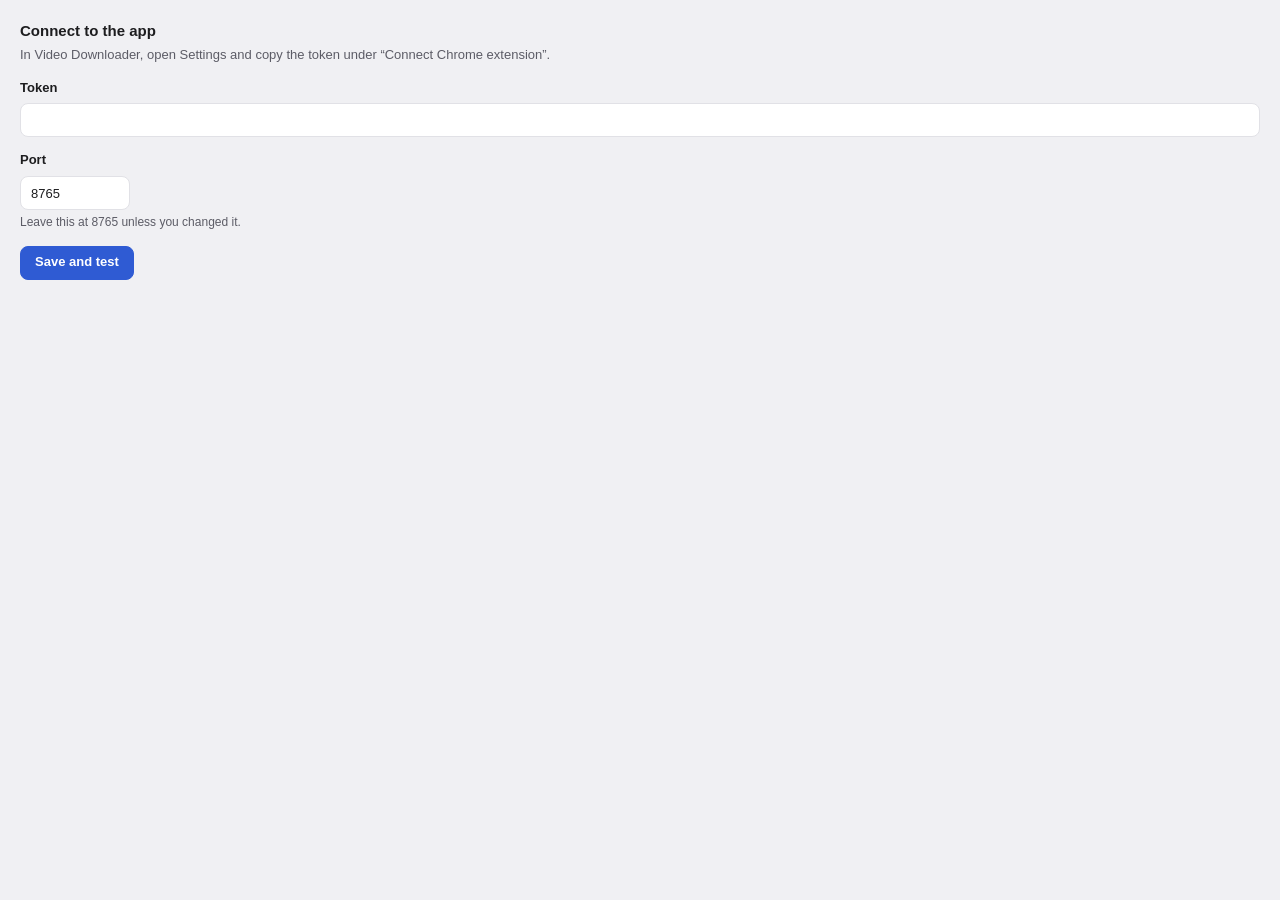
<file: chrome-extension/options.html>
<!doctype html>
<html lang="en">
<head>
<meta charset="utf-8">
<title>Video Downloader options</title>
<link rel="stylesheet" href="shared.css">
<link rel="stylesheet" href="options.css">
</head>
<body>
<form id="form">
  <h1>Connect to the app</h1>
  <p class="muted">In Video Downloader, open Settings and copy the token under “Connect Chrome extension”.</p>
  <label for="token">Token</label>
  <input id="token" autocomplete="off" spellcheck="false" required>
  <label for="port">Port</label>
  <input id="port" type="number" min="1024" max="65535" value="8765" required>
  <p class="muted small">Leave this at 8765 unless you changed it.</p>
  <div class="actions">
    <button class="btn btn-primary" type="submit">Save and test</button>
    <span id="status" role="status"></span>
  </div>
</form>
<script src="options.js"></script>
</body>
</html>
</file>
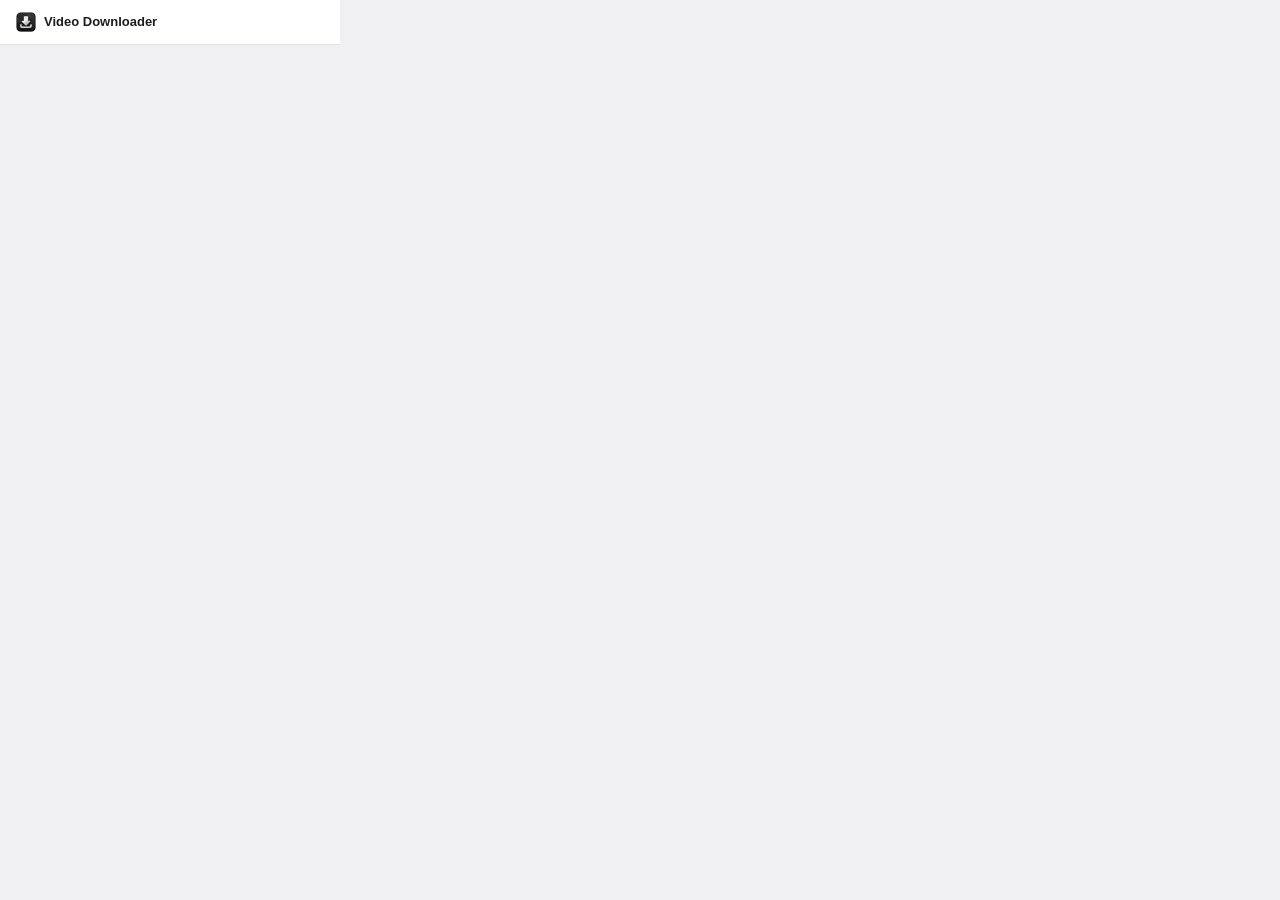
<file: chrome-extension/popup.html>
<!doctype html>
<html lang="en">
<head>
<meta charset="utf-8">
<title>Video Downloader</title>
<link rel="stylesheet" href="shared.css">
<link rel="stylesheet" href="popup.css">
</head>
<body>
<header>
  <img src="icons/icon-32.png" width="20" height="20" alt="">
  <span>Video Downloader</span>
</header>
<main id="main" aria-live="polite">
  <p id="page" class="page"></p>

  <div id="s-ready" hidden>
    <div class="seg" role="radiogroup" aria-label="Download as">
      <button role="radio" data-mode="video" aria-checked="true">Video</button>
      <button role="radio" data-mode="audio" aria-checked="false">Audio</button>
    </div>
    <button id="send" class="btn btn-primary wide">Download video</button>
    <p id="ready-note" class="note muted"></p>
  </div>

  <div id="s-job" hidden>
    <div class="row"><span id="job-label">Sending…</span><span id="job-pct" class="muted"></span></div>
    <div class="bar"><div id="job-fill"></div></div>
    <p class="note muted">You can close this. The download continues in the app.</p>
  </div>

  <div id="s-done" hidden>
    <p class="title ok">Saved to <span id="done-folder"></span></p>
    <p id="done-name" class="note muted"></p>
    <div class="actions"><button id="done-open" class="btn">Open app</button></div>
  </div>

  <div id="s-msg" hidden>
    <p id="msg-title" class="title"></p>
    <p id="msg-text" class="note muted"></p>
    <div class="actions">
      <button id="msg-action" class="btn" hidden></button>
    </div>
  </div>
</main>
<script src="popup.js"></script>
</body>
</html>
</file>
<file: chrome-extension/shared.css>
:root {
  color-scheme: light dark;
  --bg: #f0f0f3; --panel: #ffffff; --panel-2: #f6f6f8; --line: #e1e1e6;
  --text: #1d1d1f; --text-2: #5c5c66; --text-3: #6e6e78;
  --accent: #2f5bd3; --accent-hover: #2650c0; --accent-text: #ffffff;
  --ok: #1e7f43; --danger: #c0322b; --focus: #2f5bd3;
  --radius: 12px; --radius-sm: 8px;
}
@media (prefers-color-scheme: dark) {
  :root {
    --bg: #18181b; --panel: #232327; --panel-2: #2b2b30; --line: #36363c;
    --text: #f2f2f4; --text-2: #b0b0b8; --text-3: #9a9aa3;
    --accent: #7c97ff; --accent-hover: #93a9ff; --accent-text: #0f1530;
    --ok: #5fd28a; --danger: #ff7b72; --focus: #7c97ff;
  }
}
* { box-sizing: border-box; }
body {
  margin: 0; background: var(--bg); color: var(--text);
  font: 13px/1.45 -apple-system, BlinkMacSystemFont, "SF Pro Text", "Helvetica Neue", sans-serif;
  -webkit-font-smoothing: antialiased;
}
button, input { font: inherit; color: inherit; }
.btn {
  display: inline-flex; align-items: center; justify-content: center; gap: 6px;
  height: 34px; padding: 0 14px; border-radius: var(--radius-sm);
  border: 1px solid var(--line); background: var(--panel); cursor: pointer;
}
.btn:hover { background: var(--panel-2); }
.btn-primary { background: var(--accent); border-color: var(--accent); color: var(--accent-text); font-weight: 600; }
.btn-primary:hover { background: var(--accent-hover); border-color: var(--accent-hover); }
.btn:disabled { opacity: .55; cursor: default; }
:focus-visible { outline: 2px solid var(--focus); outline-offset: 2px; }
a { color: var(--accent); }
.muted { color: var(--text-2); }
.err { color: var(--danger); }
</file>
<file: chrome-extension/options.css>
body { padding: 20px; min-width: 380px; }
h1 { font-size: 15px; margin: 0 0 4px; }
p { margin: 0 0 14px; }
label { display: block; font-weight: 600; margin: 0 0 6px; }
input {
  width: 100%; height: 34px; padding: 0 10px; margin-bottom: 14px;
  border: 1px solid var(--line); border-radius: var(--radius-sm); background: var(--panel);
}
#token { font-family: ui-monospace, "SF Mono", Menlo, monospace; font-size: 12px; }
#port { width: 110px; margin-bottom: 4px; }
.small { font-size: 12px; }
.actions { display: flex; align-items: center; gap: 12px; }
#status.ok { color: var(--ok); }
#status.err { color: var(--danger); }
</file>
<file: chrome-extension/popup.css>
body { width: 340px; }
header {
  display: flex; align-items: center; gap: 8px; padding: 12px 16px;
  font-weight: 600; border-bottom: 1px solid var(--line); background: var(--panel);
}
main { padding: 16px; }
.page {
  margin: 0 0 12px; color: var(--text-2); white-space: nowrap; overflow: hidden; text-overflow: ellipsis;
}
.page:empty { display: none; }
.seg {
  display: grid; grid-template-columns: 1fr 1fr; gap: 2px; padding: 2px; margin-bottom: 10px;
  border-radius: var(--radius-sm); background: var(--panel-2); border: 1px solid var(--line);
}
.seg button {
  height: 28px; border: 0; border-radius: 6px; background: transparent; cursor: pointer; color: var(--text-2);
}
.seg button[aria-checked="true"] { background: var(--panel); color: var(--text); font-weight: 600; box-shadow: 0 1px 2px rgba(0,0,0,.12); }
.wide { width: 100%; height: 40px; }
.note { margin: 8px 0 0; font-size: 12px; }
.title { margin: 0; font-weight: 600; }
.title.ok { color: var(--ok); }
.row { display: flex; justify-content: space-between; margin-bottom: 8px; }
.bar { height: 6px; border-radius: 3px; background: var(--panel-2); border: 1px solid var(--line); overflow: hidden; }
#job-fill { height: 100%; width: 0; background: var(--accent); transition: width .3s ease; }
.bar.indeterminate #job-fill { width: 30%; animation: slide 1.2s ease-in-out infinite; }
@keyframes slide { from { transform: translateX(-100%); } to { transform: translateX(340%); } }
@media (prefers-reduced-motion: reduce) { .bar.indeterminate #job-fill { animation: none; width: 100%; opacity: .4; } }
.actions { margin-top: 12px; display: flex; gap: 8px; }
.actions:has(> [hidden]:only-child) { display: none; }
#done-name { word-break: break-word; }
</file>
